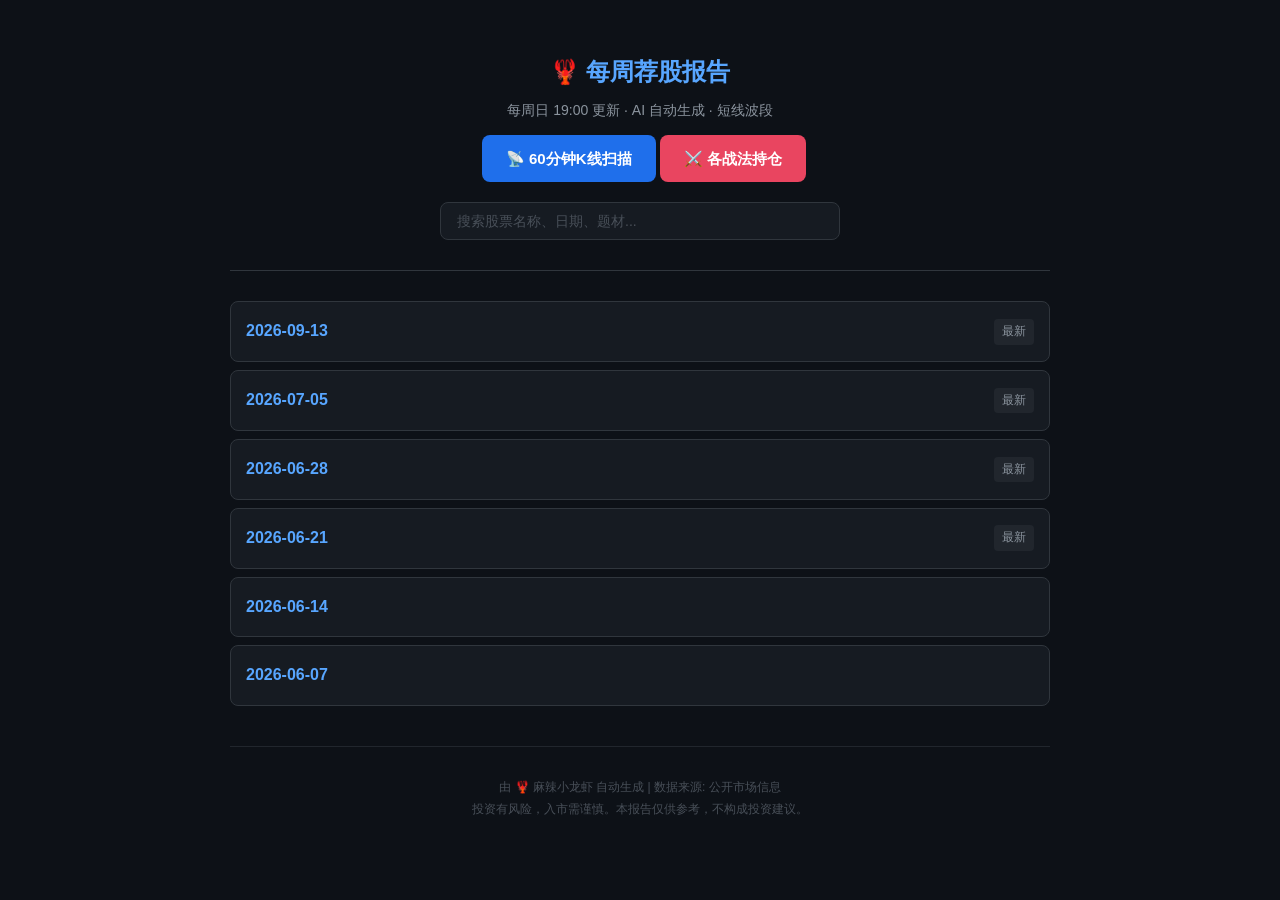
<file: index.html>
<!DOCTYPE html>
<html lang="zh-CN">
<head>
<meta charset="utf-8">
<meta name="viewport" content="width=device-width, initial-scale=1">
<title>🦞 每周荐股报告</title>
<link rel="stylesheet" href="/assets/style.css">
</head>
<body>
<div class="header">
  <h1>🦞 每周荐股报告</h1>
  <div class="subtitle">每周日 19:00 更新 · AI 自动生成 · 短线波段</div>
  <div style="margin-top:12px;text-align:center">
    <a href="/scanner60m/" style="display:inline-block;background:#1f6feb;color:#fff;padding:10px 24px;border-radius:8px;text-decoration:none;font-size:15px;font-weight:600;margin-left:8px;">📡 60分钟K线扫描</a>
    <a href="/strategies/" style="display:inline-block;background:#e94560;color:#fff;padding:10px 24px;border-radius:8px;text-decoration:none;font-size:15px;font-weight:600;">⚔️ 各战法持仓</a>
  </div>
  <div class="search-box">
    <input type="text" id="searchInput" placeholder="搜索股票名称、日期、题材..." oninput="filterReports()">
  </div>
</div>
<ul class="report-list" id="reportList">
  <li><a href="weekly_report_20260913.html"><span class="date">2026-09-13</span><span class="tag">最新</span></a></li>
  <li><a href="weekly_report_20260705.html"><span class="date">2026-07-05</span><span class="tag">最新</span></a></li>
  <li><a href="weekly_report_20260628.html"><span class="date">2026-06-28</span><span class="tag">最新</span></a></li>
  <li><a href="weekly_report_20260621.html"><span class="date">2026-06-21</span><span class="tag">最新</span></a></li>
  <li><a href="weekly_report_20260614.html"><span class="date">2026-06-14</span></a></li>
  <li><a href="reports/2026-06-07.html"><span class="date">2026-06-07</span></a></li>
</ul>
<div id="noResult" class="no-result" style="display:none;">没有找到匹配的报告</div>
<div class="footer">
  <p>由 🦞 麻辣小龙虾 自动生成 | 数据来源: 公开市场信息</p>
  <p>投资有风险，入市需谨慎。本报告仅供参考，不构成投资建议。</p>
</div>

<script>
var searchIndex = [];
function loadSearchIndex() {
  var xhr = new XMLHttpRequest();
  xhr.open('GET', '/search_index.json', true);
  xhr.onload = function() {
    if (xhr.status === 200) { try { searchIndex = JSON.parse(xhr.responseText); } catch(e) {} }
  };
  xhr.send();
}
loadSearchIndex();

function filterReports() {
  var input = document.getElementById('searchInput');
  var filter = input.value.toLowerCase().trim();
  var ul = document.getElementById('reportList');
  var items = ul.getElementsByTagName('li');
  var noResult = document.getElementById('noResult');
  var visible = 0;
  var searchByStock = filter.length > 0;

  for (var i = 0; i < items.length; i++) {
    var a = items[i].getElementsByTagName('a')[0];
    if (!a) continue;
    var dateText = a.getElementsByClassName('date')[0];
    var dateStr = dateText ? dateText.textContent.trim() : '';
    var match = false;

    if (!searchByStock) {
      match = true;
    } else {
      if (dateStr.toLowerCase().indexOf(filter) > -1) { match = true; }
      if (!match && searchIndex.length > 0) {
        for (var j = 0; j < searchIndex.length; j++) {
          if (searchIndex[j].date === dateStr) {
            var entry = searchIndex[j];
            for (var k = 0; k < entry.stocks.length; k++) {
              if (entry.stocks[k].toLowerCase().indexOf(filter) > -1) { match = true; break; }
            }
            if (!match) {
              for (var k = 0; k < entry.keywords.length; k++) {
                if (entry.keywords[k].toLowerCase().indexOf(filter) > -1) { match = true; break; }
              }
            }
            break;
          }
        }
      }
    }
    items[i].style.display = match ? '' : 'none';
    if (match) visible++;
  }
  noResult.style.display = (visible === 0 && searchByStock) ? 'block' : 'none';
}
</script>
</body>
</html>
</file>
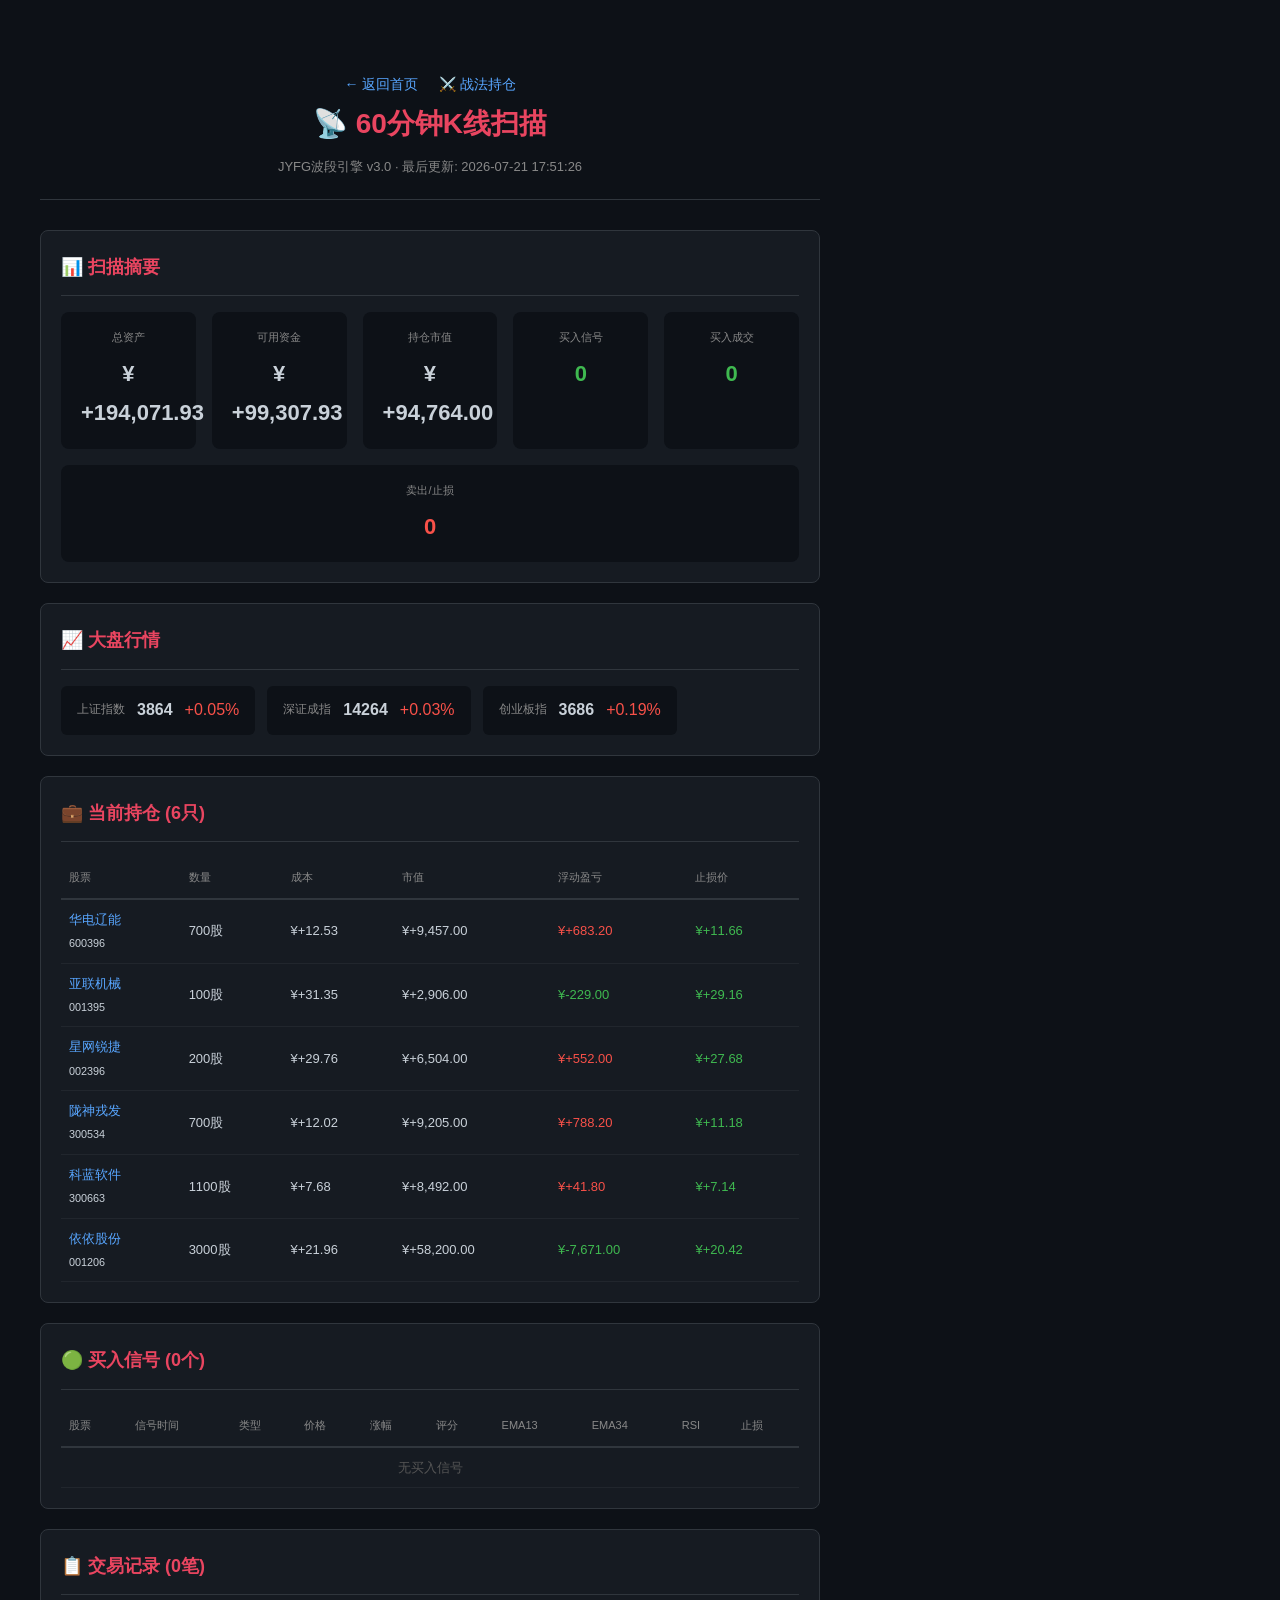
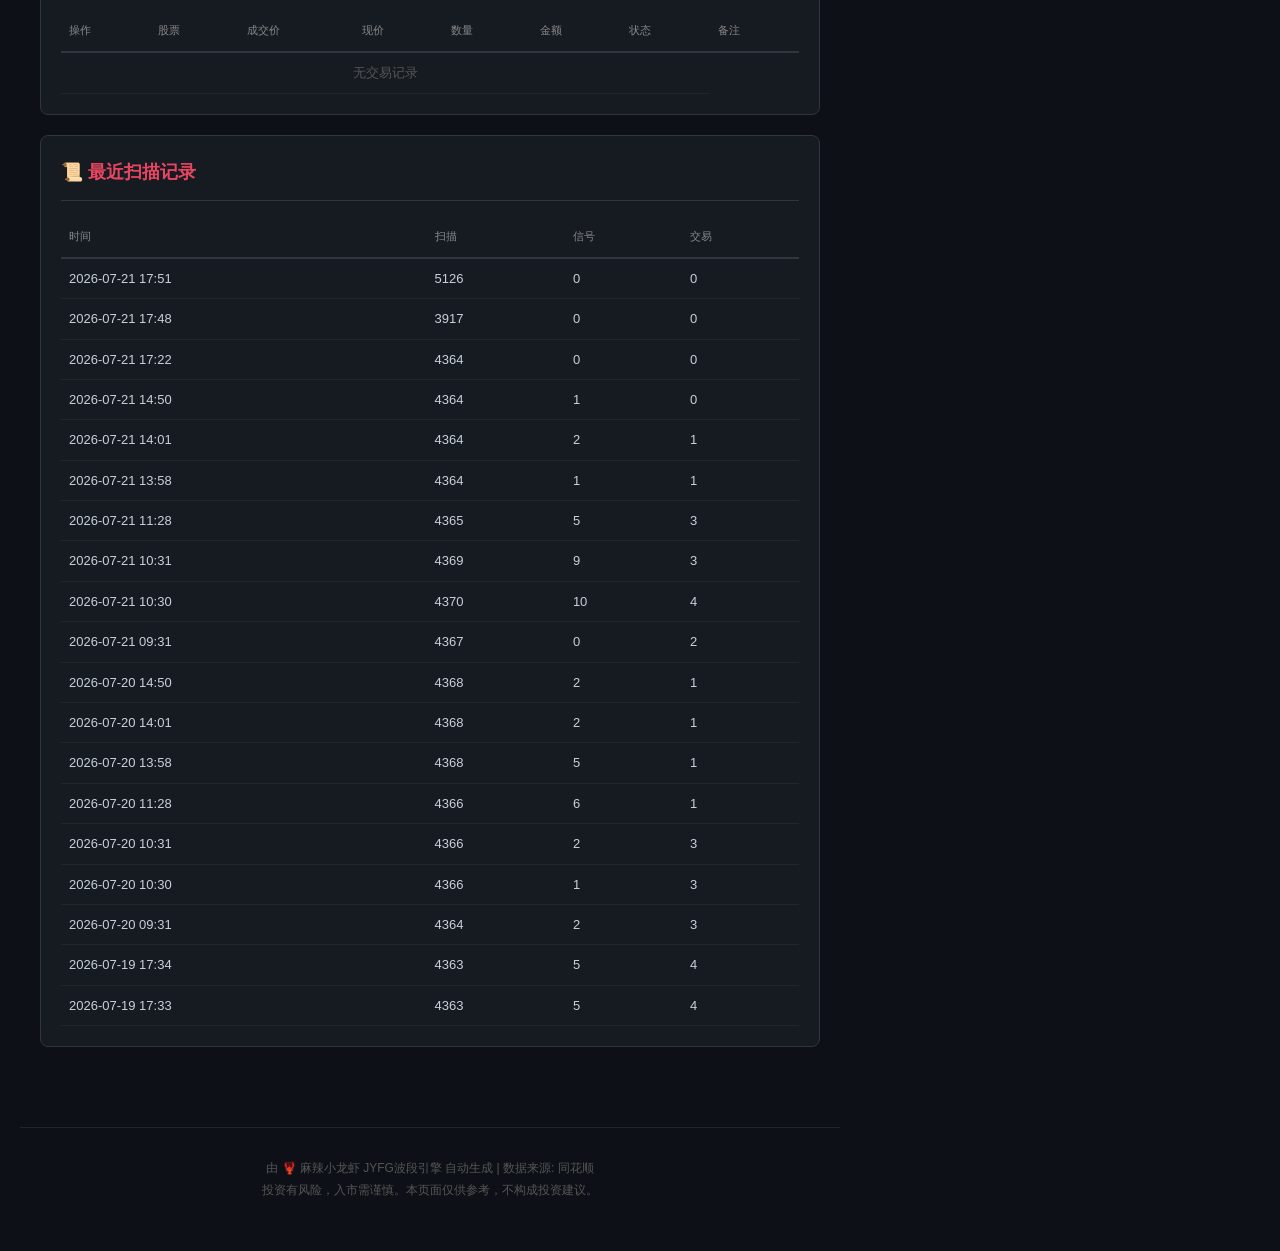
<file: scanner60m/index.html>
<!DOCTYPE html>
<html lang="zh-CN">
<head>
<meta charset="utf-8">
<meta name="viewport" content="width=device-width, initial-scale=1">
<title>📡 60分钟K线扫描 | 麻辣小龙虾</title>
<link rel="stylesheet" href="/assets/style.css">
<style>
body { background: #0d1117; color: #c9d1d9; font-family: -apple-system, BlinkMacSystemFont, 'Segoe UI', Helvetica, Arial, sans-serif; margin: 0; }
.container { max-width: 1200px; margin: 0 auto; padding: 20px; }
.header { text-align: center; padding: 30px 0 20px; }
.header h1 { margin: 0; font-size: 28px; color: #e94560; }
.header .subtitle { color: #888; font-size: 13px; margin-top: 6px; }
.section { background: #161b22; border: 1px solid #30363d; border-radius: 8px; padding: 20px; margin-bottom: 20px; }
.section h2 { margin: 0 0 16px 0; font-size: 18px; color: #e94560; border-bottom: 1px solid #30363d; padding-bottom: 12px; }
.summary-grid { display: flex; gap: 16px; flex-wrap: wrap; }
.summary-card { background: #0d1117; border-radius: 8px; padding: 16px 20px; flex: 1; min-width: 120px; text-align: center; }
.summary-card .label { font-size: 11px; color: #888; }
.summary-card .value { font-size: 22px; font-weight: 700; margin-top: 6px; }
.market-row { display: flex; gap: 12px; flex-wrap: wrap; }
.market-item { background: #0d1117; border-radius: 6px; padding: 10px 16px; display: flex; gap: 12px; align-items: center; }
.market-item .market-name { color: #888; font-size: 12px; }
.market-item .market-price { font-size: 16px; font-weight: 600; }
.grid-table { width: 100%; border-collapse: collapse; font-size: 13px; }
.grid-table th { text-align: left; padding: 10px 8px; border-bottom: 2px solid #30363d; color: #888; font-weight: 500; font-size: 11px; }
.grid-table td { padding: 8px; border-bottom: 1px solid #21262d; }
.grid-table tr:hover td { background: rgba(255,255,255,0.03); }
.grid-table a { color: #58a6ff; text-decoration: none; }
.grid-table a:hover { text-decoration: underline; }
.up { color: #f85149; } .down { color: #3fb950; }
.buy {} .sell { background: rgba(248,81,73,0.05); }
.score-0 { color: #888; } .score-1 { color: #58a6ff; } .score-2 { color: #d29922; }
.score-3 { color: #f85149; } .score-4 { color: #e94560; font-weight: 700; } .score-5 { color: #ff6b6b; font-weight: 700; }
.tag { display: inline-block; padding: 2px 8px; border-radius: 4px; font-size: 11px; }
.tag-buy { background: rgba(63,185,80,0.15); color: #3fb950; }
.tag-sell { background: rgba(248,81,73,0.15); color: #f85149; }
.footer { text-align: center; padding: 30px; color: #555; font-size: 12px; }
@media (max-width: 768px) {
    .summary-grid { flex-direction: column; }
    .grid-table { font-size: 12px; }
    .grid-table th, .grid-table td { padding: 6px 4px; }
}
</style>
</head>
<body>

<div class="container">

<div class="header">
  <a href="/" style="color:#58a6ff;text-decoration:none;font-size:14px;">← 返回首页</a>
  <a href="/strategies/" style="color:#58a6ff;text-decoration:none;font-size:14px;margin-left:16px;">⚔️ 战法持仓</a>
  <h1>📡 60分钟K线扫描</h1>
  <div class="subtitle">JYFG波段引擎 v3.0 · 最后更新: 2026-07-21 17:51:26</div>
</div>

<!-- 摘要 -->
<div class="section">
    <h2>📊 扫描摘要</h2>
    <div class="summary-grid">
        <div class="summary-card"><div class="label">总资产</div><div class="value">¥+194,071.93</div></div>
        <div class="summary-card"><div class="label">可用资金</div><div class="value">¥+99,307.93</div></div>
        <div class="summary-card"><div class="label">持仓市值</div><div class="value">¥+94,764.00</div></div>
        <div class="summary-card"><div class="label">买入信号</div><div class="value" style="color:#3fb950">0</div></div>
        <div class="summary-card"><div class="label">买入成交</div><div class="value" style="color:#3fb950">0</div></div>
        <div class="summary-card"><div class="label">卖出/止损</div><div class="value" style="color:#f85149">0</div></div>
    </div>
</div>

<!-- 大盘行情 -->
<div class="section">
    <h2>📈 大盘行情</h2>
    <div class="market-row">
        
            <div class="market-item">
                <span class="market-name">上证指数</span>
                <span class="market-price">3864</span>
                <span class="up">+0.05%</span>
            </div>
            <div class="market-item">
                <span class="market-name">深证成指</span>
                <span class="market-price">14264</span>
                <span class="up">+0.03%</span>
            </div>
            <div class="market-item">
                <span class="market-name">创业板指</span>
                <span class="market-price">3686</span>
                <span class="up">+0.19%</span>
            </div>
    </div>
</div>

<!-- 持仓快照 -->
<div class="section">
    <h2>💼 当前持仓 (6只)</h2>
    <table class="grid-table">
        <thead><tr><th>股票</th><th>数量</th><th>成本</th><th>市值</th><th>浮动盈亏</th><th>止损价</th></tr></thead>
        <tbody>
            <tr>
                <td><a href="https://stockpage.10jqka.com.cn/600396/" target="_blank">华电辽能</a><br><small>600396</small></td>
                <td>700股</td>
                <td>¥+12.53</td>
                <td>¥+9,457.00</td>
                <td class="up">¥+683.20</td>
                <td class="down">¥+11.66</td>
                
            </tr>
            <tr>
                <td><a href="https://stockpage.10jqka.com.cn/001395/" target="_blank">亚联机械</a><br><small>001395</small></td>
                <td>100股</td>
                <td>¥+31.35</td>
                <td>¥+2,906.00</td>
                <td class="down">¥-229.00</td>
                <td class="down">¥+29.16</td>
                
            </tr>
            <tr>
                <td><a href="https://stockpage.10jqka.com.cn/002396/" target="_blank">星网锐捷</a><br><small>002396</small></td>
                <td>200股</td>
                <td>¥+29.76</td>
                <td>¥+6,504.00</td>
                <td class="up">¥+552.00</td>
                <td class="down">¥+27.68</td>
                
            </tr>
            <tr>
                <td><a href="https://stockpage.10jqka.com.cn/300534/" target="_blank">陇神戎发</a><br><small>300534</small></td>
                <td>700股</td>
                <td>¥+12.02</td>
                <td>¥+9,205.00</td>
                <td class="up">¥+788.20</td>
                <td class="down">¥+11.18</td>
                
            </tr>
            <tr>
                <td><a href="https://stockpage.10jqka.com.cn/300663/" target="_blank">科蓝软件</a><br><small>300663</small></td>
                <td>1100股</td>
                <td>¥+7.68</td>
                <td>¥+8,492.00</td>
                <td class="up">¥+41.80</td>
                <td class="down">¥+7.14</td>
                
            </tr>
            <tr>
                <td><a href="https://stockpage.10jqka.com.cn/001206/" target="_blank">依依股份</a><br><small>001206</small></td>
                <td>3000股</td>
                <td>¥+21.96</td>
                <td>¥+58,200.00</td>
                <td class="down">¥-7,671.00</td>
                <td class="down">¥+20.42</td>
                
            </tr></tbody>
    </table>
</div>

<!-- 买入信号 -->
<div class="section">
    <h2>🟢 买入信号 (0个)</h2>
    <table class="grid-table">
        <thead><tr><th>股票</th><th>信号时间</th><th>类型</th><th>价格</th><th>涨幅</th><th>评分</th><th>EMA13</th><th>EMA34</th><th>RSI</th><th>止损</th></tr></thead>
        <tbody><tr><td colspan="10" style="text-align:center;color:#555;">无买入信号</td></tr></tbody>
    </table>
</div>

<!-- 交易记录 -->
<div class="section">
    <h2>📋 交易记录 (0笔)</h2>
    <table class="grid-table">
        <thead><tr><th>操作</th><th>股票</th><th>成交价</th><th>现价</th><th>数量</th><th>金额</th><th>状态</th><th>备注</th></tr></thead>
        <tbody><tr><td colspan="7" style="text-align:center;color:#555;">无交易记录</td></tr></tbody>
    </table>
</div>

<!-- 历史扫描 -->
<div class="section">
    <h2>📜 最近扫描记录</h2>
    <table class="grid-table">
        <thead><tr><th>时间</th><th>扫描</th><th>信号</th><th>交易</th></tr></thead>
        <tbody>
            <tr>
                <td>2026-07-21 17:51</td>
                <td>5126</td>
                <td>0</td>
                <td>0</td>
            </tr>
            <tr>
                <td>2026-07-21 17:48</td>
                <td>3917</td>
                <td>0</td>
                <td>0</td>
            </tr>
            <tr>
                <td>2026-07-21 17:22</td>
                <td>4364</td>
                <td>0</td>
                <td>0</td>
            </tr>
            <tr>
                <td>2026-07-21 14:50</td>
                <td>4364</td>
                <td>1</td>
                <td>0</td>
            </tr>
            <tr>
                <td>2026-07-21 14:01</td>
                <td>4364</td>
                <td>2</td>
                <td>1</td>
            </tr>
            <tr>
                <td>2026-07-21 13:58</td>
                <td>4364</td>
                <td>1</td>
                <td>1</td>
            </tr>
            <tr>
                <td>2026-07-21 11:28</td>
                <td>4365</td>
                <td>5</td>
                <td>3</td>
            </tr>
            <tr>
                <td>2026-07-21 10:31</td>
                <td>4369</td>
                <td>9</td>
                <td>3</td>
            </tr>
            <tr>
                <td>2026-07-21 10:30</td>
                <td>4370</td>
                <td>10</td>
                <td>4</td>
            </tr>
            <tr>
                <td>2026-07-21 09:31</td>
                <td>4367</td>
                <td>0</td>
                <td>2</td>
            </tr>
            <tr>
                <td>2026-07-20 14:50</td>
                <td>4368</td>
                <td>2</td>
                <td>1</td>
            </tr>
            <tr>
                <td>2026-07-20 14:01</td>
                <td>4368</td>
                <td>2</td>
                <td>1</td>
            </tr>
            <tr>
                <td>2026-07-20 13:58</td>
                <td>4368</td>
                <td>5</td>
                <td>1</td>
            </tr>
            <tr>
                <td>2026-07-20 11:28</td>
                <td>4366</td>
                <td>6</td>
                <td>1</td>
            </tr>
            <tr>
                <td>2026-07-20 10:31</td>
                <td>4366</td>
                <td>2</td>
                <td>3</td>
            </tr>
            <tr>
                <td>2026-07-20 10:30</td>
                <td>4366</td>
                <td>1</td>
                <td>3</td>
            </tr>
            <tr>
                <td>2026-07-20 09:31</td>
                <td>4364</td>
                <td>2</td>
                <td>3</td>
            </tr>
            <tr>
                <td>2026-07-19 17:34</td>
                <td>4363</td>
                <td>5</td>
                <td>4</td>
            </tr>
            <tr>
                <td>2026-07-19 17:33</td>
                <td>4363</td>
                <td>5</td>
                <td>4</td>
            </tr></tbody>
    </table>
</div>

</div>

<div class="footer">
  <p>由 🦞 麻辣小龙虾 JYFG波段引擎 自动生成 | 数据来源: 同花顺</p>
  <p>投资有风险，入市需谨慎。本页面仅供参考，不构成投资建议。</p>
</div>
</body>
</html>
</file>
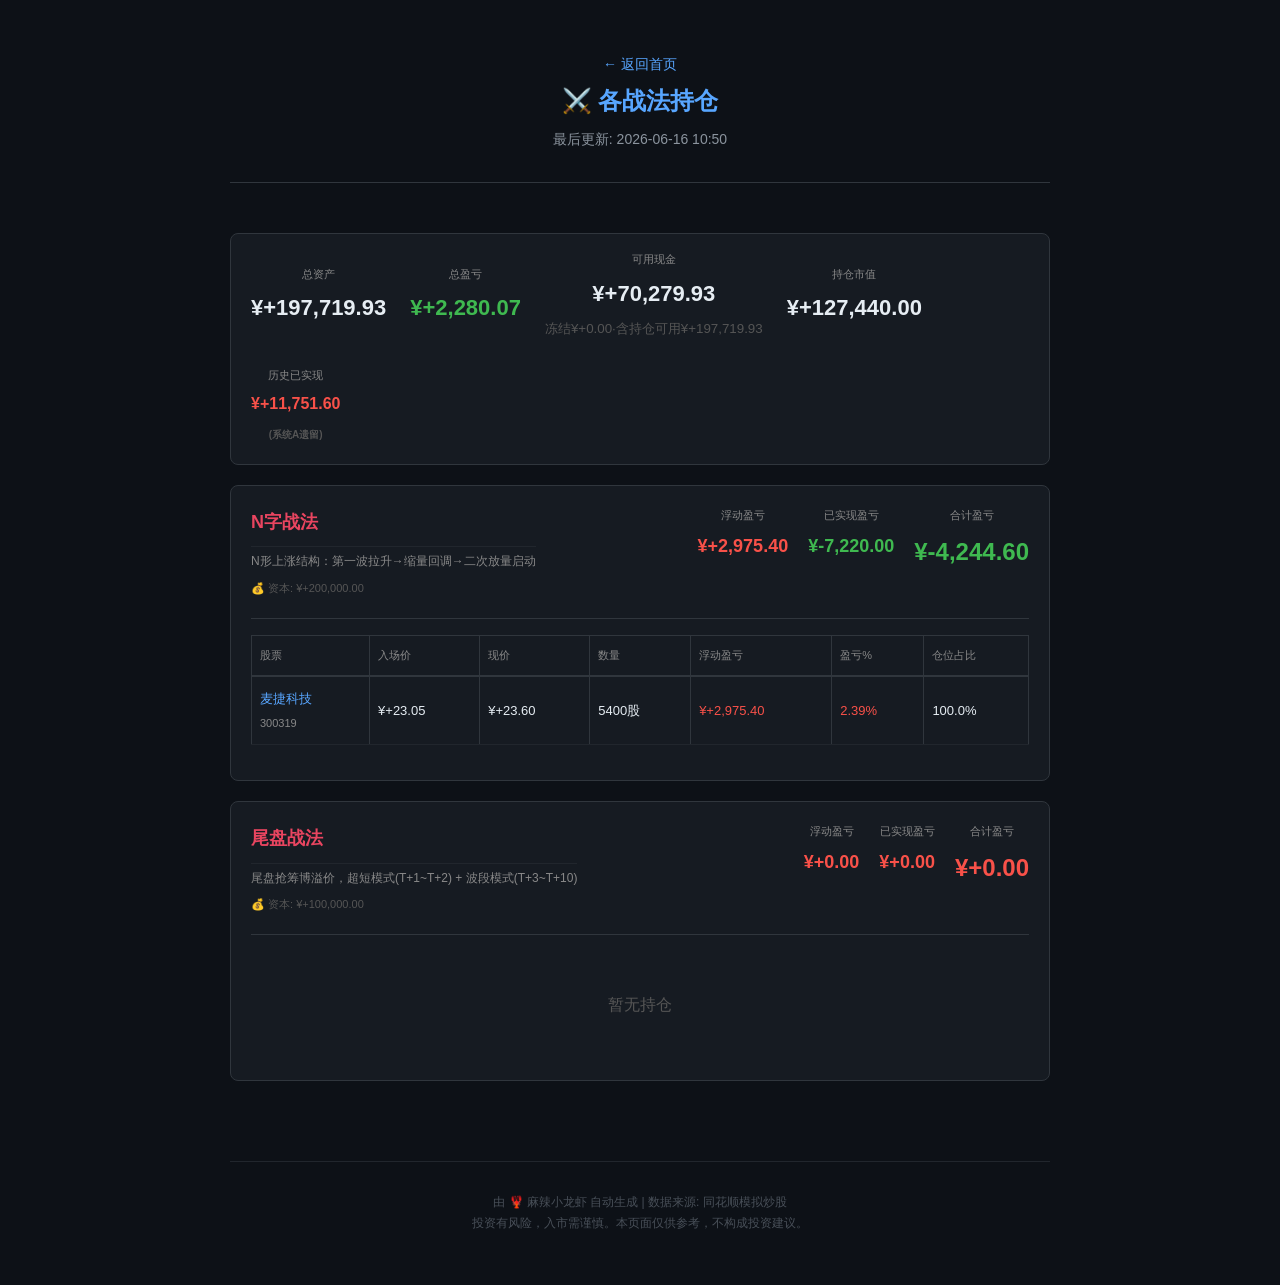
<file: strategies/index.html>
<!DOCTYPE html>
<html lang="zh-CN">
<head>
<meta charset="utf-8">
<meta name="viewport" content="width=device-width, initial-scale=1">
<title>⚔️ 各战法持仓 | 麻辣小龙虾</title>
<link rel="stylesheet" href="/assets/style.css">
<style>
/* 战法持仓页专用样式 */
.strategy-card {
    background: #161b22;
    border: 1px solid #30363d;
    border-radius: 8px;
    padding: 20px;
    margin-bottom: 20px;
}
.strategy-header {
    display: flex;
    justify-content: space-between;
    align-items: flex-start;
    flex-wrap: wrap;
    gap: 16px;
    margin-bottom: 16px;
    padding-bottom: 16px;
    border-bottom: 1px solid #30363d;
}
.strategy-info h2 {
    margin: 0 0 4px 0;
    font-size: 18px;
    color: #e94560;
}
.strategy-info .desc {
    margin: 0;
    color: #888;
    font-size: 12px;
}
.strategy-pnl {
    display: flex;
    gap: 20px;
    flex-wrap: wrap;
}
.pnl-item {
    text-align: center;
}
.pnl-label {
    display: block;
    font-size: 11px;
    color: #888;
    margin-bottom: 4px;
}
.pnl-value {
    font-size: 18px;
    font-weight: 700;
}
.pnl-value.total {
    font-size: 24px;
}
.up { color: #f85149; }
.down { color: #3fb950; }
.holdings-table {
    width: 100%;
    border-collapse: collapse;
    font-size: 13px;
}
.holdings-table th {
    text-align: left;
    padding: 10px 8px;
    border-bottom: 2px solid #30363d;
    color: #888;
    font-weight: 500;
    font-size: 11px;
}
.holdings-table td {
    padding: 10px 8px;
    border-bottom: 1px solid #21262d;
}
.holdings-table tr:hover td {
    background: rgba(255,255,255,0.03);
}
.holdings-table a {
    color: #58a6ff;
    text-decoration: none;
    font-weight: 500;
}
.holdings-table a:hover {
    text-decoration: underline;
}
.holdings-table small {
    color: #888;
    font-size: 11px;
}
.empty-state {
    text-align: center;
    padding: 40px;
    color: #555;
}
.summary-bar {
    display: flex;
    gap: 24px;
    flex-wrap: wrap;
    align-items: center;
    background: #161b22;
    border: 1px solid #30363d;
    border-radius: 8px;
    padding: 16px 20px;
    margin-bottom: 20px;
}
.summary-item {
    text-align: center;
}
.summary-item label {
    display: block;
    font-size: 11px;
    color: #888;
    margin-bottom: 4px;
}
.summary-item .value {
    font-size: 22px;
    font-weight: 700;
}
@media (max-width: 640px) {
    .strategy-header {
        flex-direction: column;
    }
    .strategy-pnl {
        gap: 12px;
    }
    .holdings-table {
        font-size: 12px;
    }
    .holdings-table th, .holdings-table td {
        padding: 6px 4px;
    }
}
</style>
</head>
<body>
<div class="header">
  <a href="/" style="color:#58a6ff;text-decoration:none;font-size:14px;">← 返回首页</a>
  <h1>⚔️ 各战法持仓</h1>
  <div class="subtitle">最后更新: 2026-06-16 10:50</div>
</div>

<div class="report-content">

<div class="summary-bar">
    <div class="summary-item">
        <label>总资产</label>
        <div class="value">¥+197,719.93</div>
    </div>
    <div class="summary-item">
        <label>总盈亏</label>
        <div class="value down">¥+2,280.07</div>
    </div>
    <div class="summary-item">
        <label>可用现金</label>
        <div class="value">¥+70,279.93</div>
        <small style="color:#555">冻结¥+0.00·含持仓可用¥+197,719.93</small>
    </div>
    <div class="summary-item">
        <label>持仓市值</label>
        <div class="value">¥+127,440.00</div>
    </div>
    <div class="summary-item">
        <label>历史已实现</label>
        <div class="value" style="font-size:16px"><span class="up">¥+11,751.60</span><br><small style="font-size:10px;color:#555">(系统A遗留)</small></div>
    </div>
</div>


<div class="strategy-card">
    <div class="strategy-header">
        <div class="strategy-info">
            <h2>N字战法</h2>
            <p class="desc">N形上涨结构：第一波拉升→缩量回调→二次放量启动</p>
            <span style="font-size:11px;color:#555;margin-top:4px;display:inline-block">💰 资本: ¥+200,000.00</span>
        </div>
        <div class="strategy-pnl">
            <div class="pnl-item">
                <span class="pnl-label">浮动盈亏</span>
                <span class="pnl-value up">¥+2,975.40</span>
            </div>
            <div class="pnl-item">
                <span class="pnl-label">已实现盈亏</span>
                <span class="pnl-value down">¥-7,220.00</span>
            </div>
            <div class="pnl-item">
                <span class="pnl-label">合计盈亏</span>
                <span class="pnl-value total down">¥-4,244.60</span>
            </div>
        </div>
    </div>
    <table class="holdings-table">
        <thead>
            <tr>
                <th>股票</th><th>入场价</th><th>现价</th><th>数量</th>
                <th>浮动盈亏</th><th>盈亏%</th><th>仓位占比</th>
            </tr>
        </thead>
        <tbody>
            <tr>
                <td><a href="https://stockpage.10jqka.com.cn/300319/" target="_blank">麦捷科技</a><br><small>300319</small></td>
                <td>¥+23.05</td>
                <td>¥+23.60</td>
                <td>5400股</td>
                <td class="up">¥+2,975.40</td>
                <td class="up">2.39%</td>
                <td>100.0%</td>
            </tr>
        </tbody>
    </table>
</div>
<div class="strategy-card">
    <div class="strategy-header">
        <div class="strategy-info">
            <h2>尾盘战法</h2>
            <p class="desc">尾盘抢筹博溢价，超短模式(T+1~T+2) + 波段模式(T+3~T+10)</p>
            <span style="font-size:11px;color:#555;margin-top:4px;display:inline-block">💰 资本: ¥+100,000.00</span>
        </div>
        <div class="strategy-pnl">
            <div class="pnl-item">
                <span class="pnl-label">浮动盈亏</span>
                <span class="pnl-value up">¥+0.00</span>
            </div>
            <div class="pnl-item">
                <span class="pnl-label">已实现盈亏</span>
                <span class="pnl-value up">¥+0.00</span>
            </div>
            <div class="pnl-item">
                <span class="pnl-label">合计盈亏</span>
                <span class="pnl-value total up">¥+0.00</span>
            </div>
        </div>
    </div><div class="empty-state">暂无持仓</div>
</div>

</div>

<div class="footer">
  <p>由 🦞 麻辣小龙虾 自动生成 | 数据来源: 同花顺模拟炒股</p>
  <p>投资有风险，入市需谨慎。本页面仅供参考，不构成投资建议。</p>
</div>
</body>
</html>
</file>
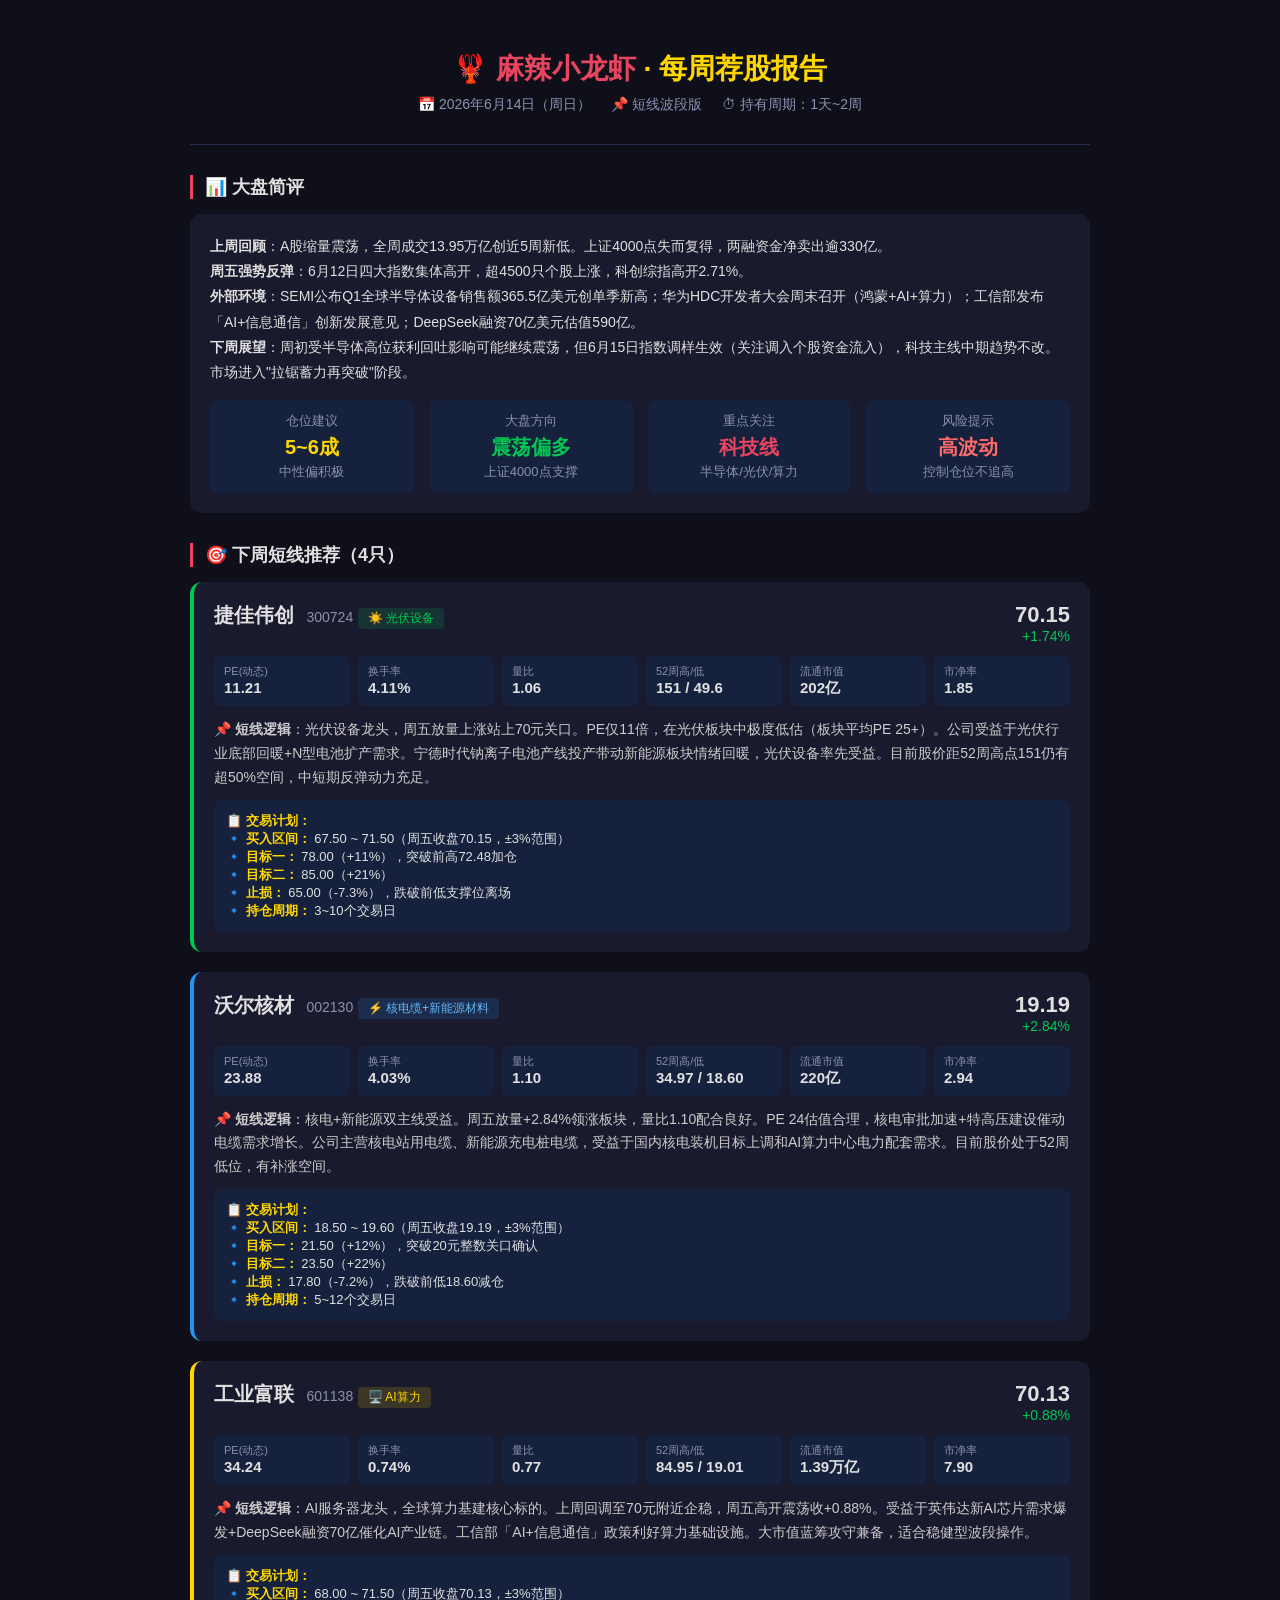
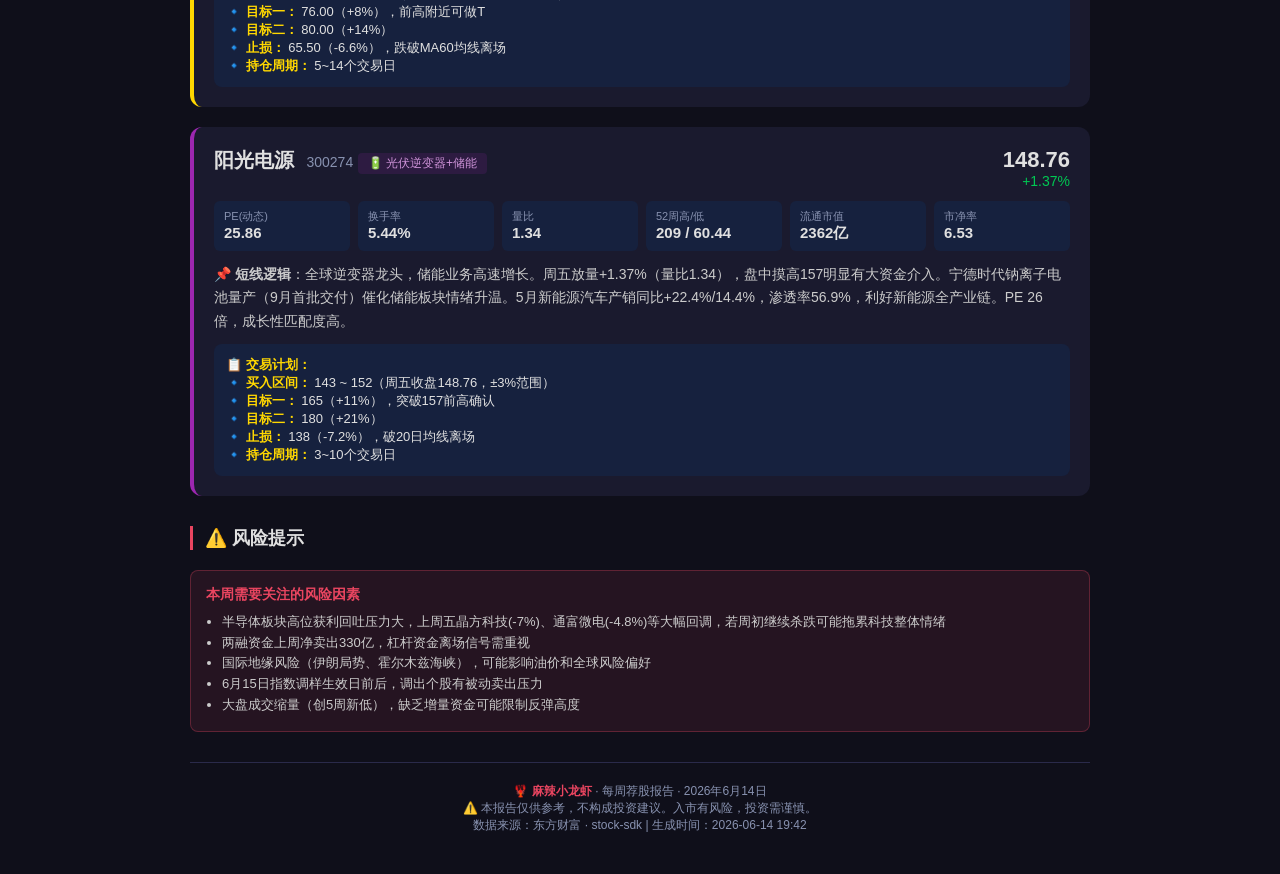
<file: weekly_report_20260614.html>
<!DOCTYPE html>
<html lang="zh-CN">
<head>
<meta charset="UTF-8">
<meta name="viewport" content="width=device-width, initial-scale=1.0">
<title>🦞 每周荐股报告 | 2026年6月14日</title>
<style>
:root {
  --bg: #0f0f1a;
  --card: #1a1a2e;
  --card2: #16213e;
  --accent: #e94560;
  --green: #00c853;
  --gold: #ffd700;
  --text: #e0e0e0;
  --muted: #8892b0;
}
* { margin: 0; padding: 0; box-sizing: border-box; }
body { font-family: -apple-system, BlinkMacSystemFont, 'Segoe UI', 'PingFang SC', 'Microsoft YaHei', sans-serif; background: var(--bg); color: var(--text); padding: 20px; }
.container { max-width: 900px; margin: 0 auto; }
.header { text-align: center; padding: 30px 0; border-bottom: 1px solid #2a2a4a; margin-bottom: 30px; }
.header h1 { font-size: 28px; color: var(--gold); }
.header h1 span { color: var(--accent); }
.header .sub { color: var(--muted); font-size: 14px; margin-top: 8px; display: flex; justify-content: center; gap: 20px; flex-wrap: wrap; }
.tag { display: inline-block; padding: 2px 10px; border-radius: 4px; font-size: 12px; font-weight: 600; }
.tag-bull { background: rgba(0,200,83,0.15); color: var(--green); }
.tag-bear { background: rgba(233,69,96,0.15); color: var(--accent); }
.tag-neutral { background: rgba(255,215,0,0.15); color: var(--gold); }

.section { margin-bottom: 30px; }
.section h2 { font-size: 18px; margin-bottom: 15px; padding-left: 12px; border-left: 3px solid var(--accent); }

.market-card { background: var(--card); border-radius: 12px; padding: 20px; margin-bottom: 20px; }
.market-grid { display: grid; grid-template-columns: repeat(auto-fit, minmax(200px, 1fr)); gap: 15px; margin-top: 15px; }
.market-item { background: var(--card2); border-radius: 8px; padding: 12px; text-align: center; }
.market-item .name { font-size: 13px; color: var(--muted); }
.market-item .value { font-size: 20px; font-weight: 700; margin-top: 4px; }
.market-item .change { font-size: 13px; margin-top: 2px; }

.stock-card { background: var(--card); border-radius: 12px; padding: 20px; margin-bottom: 20px; border-left: 4px solid var(--accent); }
.stock-card .stock-header { display: flex; justify-content: space-between; align-items: flex-start; margin-bottom: 12px; flex-wrap: wrap; }
.stock-card .stock-name { font-size: 20px; font-weight: 700; }
.stock-card .stock-code { color: var(--muted); font-size: 14px; margin-left: 8px; }
.stock-card .stock-price { text-align: right; }
.stock-card .stock-price .price { font-size: 22px; font-weight: 700; }
.stock-card .stock-price .chg { font-size: 14px; }
.stock-card .theme { display: inline-block; background: rgba(233,69,96,0.15); color: var(--accent); padding: 2px 10px; border-radius: 4px; font-size: 12px; margin-bottom: 10px; }
.stock-card .detail { display: grid; grid-template-columns: repeat(auto-fit, minmax(130px, 1fr)); gap: 8px; margin: 12px 0; }
.stock-card .detail-item { background: var(--card2); border-radius: 6px; padding: 8px 10px; }
.stock-card .detail-item .label { font-size: 11px; color: var(--muted); }
.stock-card .detail-item .val { font-size: 15px; font-weight: 600; }
.stock-card .logic { font-size: 14px; line-height: 1.7; color: #ccc; }
.stock-card .plan { background: var(--card2); border-radius: 8px; padding: 12px; margin-top: 10px; font-size: 13px; }
.stock-card .plan strong { color: var(--gold); }

.risk-box { background: rgba(233,69,96,0.1); border: 1px solid rgba(233,69,96,0.3); border-radius: 8px; padding: 15px; margin: 20px 0; }
.risk-box h3 { color: var(--accent); font-size: 14px; margin-bottom: 8px; }
.risk-box li { font-size: 13px; line-height: 1.6; margin-left: 16px; color: #ccc; }

.footer { text-align: center; color: var(--muted); font-size: 12px; padding: 20px 0; border-top: 1px solid #2a2a4a; margin-top: 30px; }
.footer strong { color: var(--accent); }
</style>
</head>
<body>
<div class="container">

<div class="header">
  <h1>🦞 <span>麻辣小龙虾</span> · 每周荐股报告</h1>
  <div class="sub">
    <span>📅 2026年6月14日（周日）</span>
    <span>📌 短线波段版</span>
    <span>⏱ 持有周期：1天~2周</span>
  </div>
</div>

<div class="section">
  <h2>📊 大盘简评</h2>
  <div class="market-card">
    <p style="line-height:1.8;font-size:14px;">
      <strong>上周回顾</strong>：A股缩量震荡，全周成交13.95万亿创近5周新低。上证4000点失而复得，两融资金净卖出逾330亿。<br>
      <strong>周五强势反弹</strong>：6月12日四大指数集体高开，超4500只个股上涨，科创综指高开2.71%。<br>
      <strong>外部环境</strong>：SEMI公布Q1全球半导体设备销售额365.5亿美元创单季新高；华为HDC开发者大会周末召开（鸿蒙+AI+算力）；工信部发布「AI+信息通信」创新发展意见；DeepSeek融资70亿美元估值590亿。<br>
      <strong>下周展望</strong>：周初受半导体高位获利回吐影响可能继续震荡，但6月15日指数调样生效（关注调入个股资金流入），科技主线中期趋势不改。市场进入"拉锯蓄力再突破"阶段。
    </p>
    <div class="market-grid">
      <div class="market-item">
        <div class="name">仓位建议</div>
        <div class="value" style="color:var(--gold);">5~6成</div>
        <div class="change" style="color:var(--muted);">中性偏积极</div>
      </div>
      <div class="market-item">
        <div class="name">大盘方向</div>
        <div class="value" style="color:var(--green);">震荡偏多</div>
        <div class="change" style="color:var(--muted);">上证4000点支撑</div>
      </div>
      <div class="market-item">
        <div class="name">重点关注</div>
        <div class="value" style="color:var(--accent);">科技线</div>
        <div class="change" style="color:var(--muted);">半导体/光伏/算力</div>
      </div>
      <div class="market-item">
        <div class="name">风险提示</div>
        <div class="value" style="color:#ff6b6b;">高波动</div>
        <div class="change" style="color:var(--muted);">控制仓位不追高</div>
      </div>
    </div>
  </div>
</div>

<div class="section">
  <h2>🎯 下周短线推荐（4只）</h2>
  
  <!-- 股票1：捷佳伟创 -->
  <div class="stock-card" style="border-left-color: #00c853;">
    <div class="stock-header">
      <div>
        <span class="stock-name">捷佳伟创</span>
        <span class="stock-code">300724</span>
        <div class="theme" style="background:rgba(0,200,83,0.15);color:#00c853;">☀️ 光伏设备</div>
      </div>
      <div class="stock-price">
        <div class="price">70.15</div>
        <div class="chg" style="color:var(--green);">+1.74%</div>
      </div>
    </div>
    <div class="detail">
      <div class="detail-item"><div class="label">PE(动态)</div><div class="val">11.21</div></div>
      <div class="detail-item"><div class="label">换手率</div><div class="val">4.11%</div></div>
      <div class="detail-item"><div class="label">量比</div><div class="val">1.06</div></div>
      <div class="detail-item"><div class="label">52周高/低</div><div class="val">151 / 49.6</div></div>
      <div class="detail-item"><div class="label">流通市值</div><div class="val">202亿</div></div>
      <div class="detail-item"><div class="label">市净率</div><div class="val">1.85</div></div>
    </div>
    <div class="logic">
      <strong>📌 短线逻辑</strong>：光伏设备龙头，周五放量上涨站上70元关口。PE仅11倍，在光伏板块中极度低估（板块平均PE 25+）。公司受益于光伏行业底部回暖+N型电池扩产需求。宁德时代钠离子电池产线投产带动新能源板块情绪回暖，光伏设备率先受益。目前股价距52周高点151仍有超50%空间，中短期反弹动力充足。
    </div>
    <div class="plan">
      <strong>📋 交易计划：</strong><br>
      🔹 <strong>买入区间：</strong> 67.50 ~ 71.50（周五收盘70.15，±3%范围）<br>
      🔹 <strong>目标一：</strong> 78.00（+11%），突破前高72.48加仓<br>
      🔹 <strong>目标二：</strong> 85.00（+21%）<br>
      🔹 <strong>止损：</strong> 65.00（-7.3%），跌破前低支撑位离场<br>
      🔹 <strong>持仓周期：</strong> 3~10个交易日
    </div>
  </div>

  <!-- 股票2：沃尔核材 -->
  <div class="stock-card" style="border-left-color: #2196F3;">
    <div class="stock-header">
      <div>
        <span class="stock-name">沃尔核材</span>
        <span class="stock-code">002130</span>
        <div class="theme" style="background:rgba(33,150,243,0.15);color:#64b5f6;">⚡ 核电缆+新能源材料</div>
      </div>
      <div class="stock-price">
        <div class="price">19.19</div>
        <div class="chg" style="color:var(--green);">+2.84%</div>
      </div>
    </div>
    <div class="detail">
      <div class="detail-item"><div class="label">PE(动态)</div><div class="val">23.88</div></div>
      <div class="detail-item"><div class="label">换手率</div><div class="val">4.03%</div></div>
      <div class="detail-item"><div class="label">量比</div><div class="val">1.10</div></div>
      <div class="detail-item"><div class="label">52周高/低</div><div class="val">34.97 / 18.60</div></div>
      <div class="detail-item"><div class="label">流通市值</div><div class="val">220亿</div></div>
      <div class="detail-item"><div class="label">市净率</div><div class="val">2.94</div></div>
    </div>
    <div class="logic">
      <strong>📌 短线逻辑</strong>：核电+新能源双主线受益。周五放量+2.84%领涨板块，量比1.10配合良好。PE 24估值合理，核电审批加速+特高压建设催动电缆需求增长。公司主营核电站用电缆、新能源充电桩电缆，受益于国内核电装机目标上调和AI算力中心电力配套需求。目前股价处于52周低位，有补涨空间。
    </div>
    <div class="plan">
      <strong>📋 交易计划：</strong><br>
      🔹 <strong>买入区间：</strong> 18.50 ~ 19.60（周五收盘19.19，±3%范围）<br>
      🔹 <strong>目标一：</strong> 21.50（+12%），突破20元整数关口确认<br>
      🔹 <strong>目标二：</strong> 23.50（+22%）<br>
      🔹 <strong>止损：</strong> 17.80（-7.2%），跌破前低18.60减仓<br>
      🔹 <strong>持仓周期：</strong> 5~12个交易日
    </div>
  </div>

  <!-- 股票3：工业富联 -->
  <div class="stock-card" style="border-left-color: #ffd700;">
    <div class="stock-header">
      <div>
        <span class="stock-name">工业富联</span>
        <span class="stock-code">601138</span>
        <div class="theme" style="background:rgba(255,215,0,0.15);color:#ffd700;">🖥️ AI算力</div>
      </div>
      <div class="stock-price">
        <div class="price">70.13</div>
        <div class="chg" style="color:var(--green);">+0.88%</div>
      </div>
    </div>
    <div class="detail">
      <div class="detail-item"><div class="label">PE(动态)</div><div class="val">34.24</div></div>
      <div class="detail-item"><div class="label">换手率</div><div class="val">0.74%</div></div>
      <div class="detail-item"><div class="label">量比</div><div class="val">0.77</div></div>
      <div class="detail-item"><div class="label">52周高/低</div><div class="val">84.95 / 19.01</div></div>
      <div class="detail-item"><div class="label">流通市值</div><div class="val">1.39万亿</div></div>
      <div class="detail-item"><div class="label">市净率</div><div class="val">7.90</div></div>
    </div>
    <div class="logic">
      <strong>📌 短线逻辑</strong>：AI服务器龙头，全球算力基建核心标的。上周回调至70元附近企稳，周五高开震荡收+0.88%。受益于英伟达新AI芯片需求爆发+DeepSeek融资70亿催化AI产业链。工信部「AI+信息通信」政策利好算力基础设施。大市值蓝筹攻守兼备，适合稳健型波段操作。
    </div>
    <div class="plan">
      <strong>📋 交易计划：</strong><br>
      🔹 <strong>买入区间：</strong> 68.00 ~ 71.50（周五收盘70.13，±3%范围）<br>
      🔹 <strong>目标一：</strong> 76.00（+8%），前高附近可做T<br>
      🔹 <strong>目标二：</strong> 80.00（+14%）<br>
      🔹 <strong>止损：</strong> 65.50（-6.6%），跌破MA60均线离场<br>
      🔹 <strong>持仓周期：</strong> 5~14个交易日
    </div>
  </div>

  <!-- 股票4：阳光电源 -->
  <div class="stock-card" style="border-left-color: #9c27b0;">
    <div class="stock-header">
      <div>
        <span class="stock-name">阳光电源</span>
        <span class="stock-code">300274</span>
        <div class="theme" style="background:rgba(156,39,176,0.15);color:#ce93d8;">🔋 光伏逆变器+储能</div>
      </div>
      <div class="stock-price">
        <div class="price">148.76</div>
        <div class="chg" style="color:var(--green);">+1.37%</div>
      </div>
    </div>
    <div class="detail">
      <div class="detail-item"><div class="label">PE(动态)</div><div class="val">25.86</div></div>
      <div class="detail-item"><div class="label">换手率</div><div class="val">5.44%</div></div>
      <div class="detail-item"><div class="label">量比</div><div class="val">1.34</div></div>
      <div class="detail-item"><div class="label">52周高/低</div><div class="val">209 / 60.44</div></div>
      <div class="detail-item"><div class="label">流通市值</div><div class="val">2362亿</div></div>
      <div class="detail-item"><div class="label">市净率</div><div class="val">6.53</div></div>
    </div>
    <div class="logic">
      <strong>📌 短线逻辑</strong>：全球逆变器龙头，储能业务高速增长。周五放量+1.37%（量比1.34），盘中摸高157明显有大资金介入。宁德时代钠离子电池量产（9月首批交付）催化储能板块情绪升温。5月新能源汽车产销同比+22.4%/14.4%，渗透率56.9%，利好新能源全产业链。PE 26倍，成长性匹配度高。
    </div>
    <div class="plan">
      <strong>📋 交易计划：</strong><br>
      🔹 <strong>买入区间：</strong> 143 ~ 152（周五收盘148.76，±3%范围）<br>
      🔹 <strong>目标一：</strong> 165（+11%），突破157前高确认<br>
      🔹 <strong>目标二：</strong> 180（+21%）<br>
      🔹 <strong>止损：</strong> 138（-7.2%），破20日均线离场<br>
      🔹 <strong>持仓周期：</strong> 3~10个交易日
    </div>
  </div>
</div>

<div class="section">
  <h2>⚠️ 风险提示</h2>
  <div class="risk-box">
    <h3>本周需要关注的风险因素</h3>
    <ul>
      <li>半导体板块高位获利回吐压力大，上周五晶方科技(-7%)、通富微电(-4.8%)等大幅回调，若周初继续杀跌可能拖累科技整体情绪</li>
      <li>两融资金上周净卖出330亿，杠杆资金离场信号需重视</li>
      <li>国际地缘风险（伊朗局势、霍尔木兹海峡），可能影响油价和全球风险偏好</li>
      <li>6月15日指数调样生效日前后，调出个股有被动卖出压力</li>
      <li>大盘成交缩量（创5周新低），缺乏增量资金可能限制反弹高度</li>
    </ul>
  </div>
</div>

<div class="footer">
  <p>🦞 <strong>麻辣小龙虾</strong> · 每周荐股报告 · 2026年6月14日</p>
  <p>⚠️ 本报告仅供参考，不构成投资建议。入市有风险，投资需谨慎。</p>
  <p>数据来源：东方财富 · stock-sdk | 生成时间：2026-06-14 19:42</p>
</div>

</div>
</body>
</html>
</file>
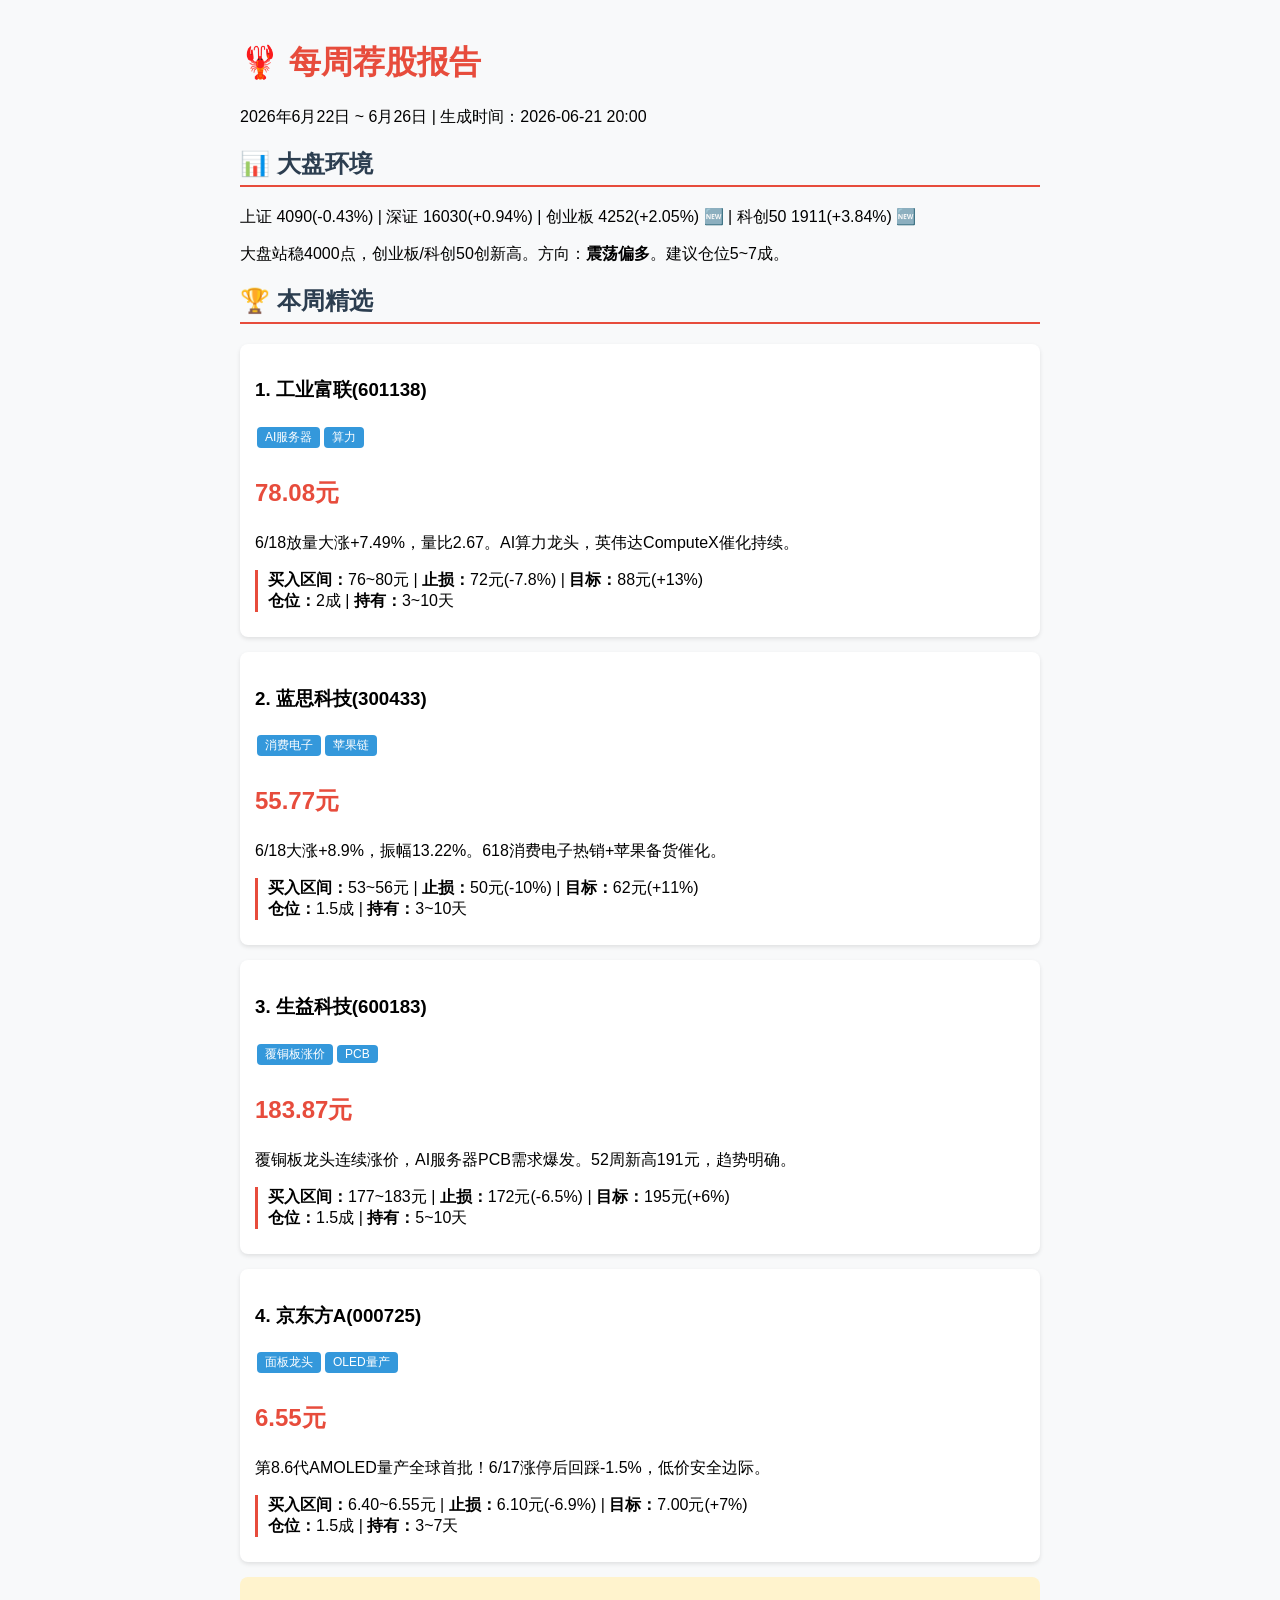
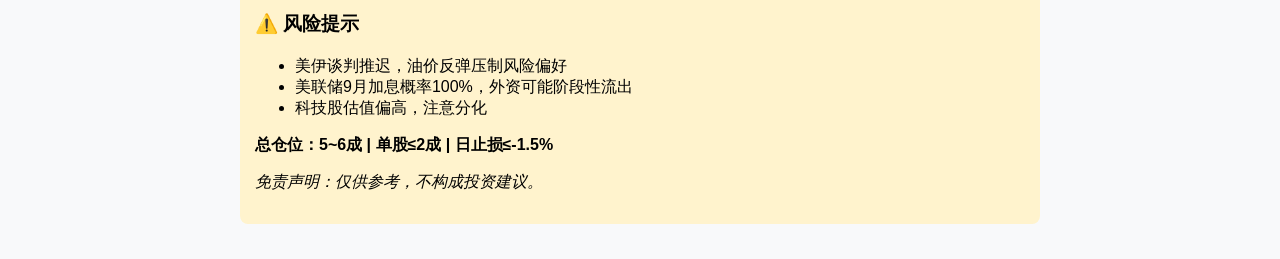
<file: weekly_report_20260621.html>
<!DOCTYPE html><html><head><meta charset="utf-8"><title>每周荐股报告 2026-06-21</title><style>body{font-family:-apple-system,sans-serif;max-width:800px;margin:auto;padding:20px;background:#f8f9fa} h1{color:#e74c3c} h2{color:#2c3e50;border-bottom:2px solid #e74c3c;padding-bottom:5px} .stock{background:#fff;border-radius:8px;padding:15px;margin:15px 0;box-shadow:0 2px 4px rgba(0,0,0,.1)} .price{font-size:24px;font-weight:bold;color:#e74c3c} .tag{display:inline-block;background:#3498db;color:#fff;padding:2px 8px;border-radius:4px;font-size:12px;margin:5px 2px} .plan{border-left:3px solid #e74c3c;padding-left:10px;margin:10px 0} .risk{background:#fff3cd;border-radius:8px;padding:15px;margin:15px 0}</style></head><body><h1>🦞 每周荐股报告</h1><p>2026年6月22日 ~ 6月26日 | 生成时间：2026-06-21 20:00</p><h2>📊 大盘环境</h2><p>上证 4090(-0.43%) | 深证 16030(+0.94%) | 创业板 4252(+2.05%) 🆕 | 科创50 1911(+3.84%) 🆕</p><p>大盘站稳4000点，创业板/科创50创新高。方向：<strong>震荡偏多</strong>。建议仓位5~7成。</p><h2>🏆 本周精选</h2><div class="stock"><h3>1. 工业富联(601138)</h3><span class="tag">AI服务器</span><span class="tag">算力</span><p class="price">78.08元</p><p>6/18放量大涨+7.49%，量比2.67。AI算力龙头，英伟达ComputeX催化持续。</p><div class="plan"><strong>买入区间：</strong>76~80元 | <strong>止损：</strong>72元(-7.8%) | <strong>目标：</strong>88元(+13%)<br><strong>仓位：</strong>2成 | <strong>持有：</strong>3~10天</div></div><div class="stock"><h3>2. 蓝思科技(300433)</h3><span class="tag">消费电子</span><span class="tag">苹果链</span><p class="price">55.77元</p><p>6/18大涨+8.9%，振幅13.22%。618消费电子热销+苹果备货催化。</p><div class="plan"><strong>买入区间：</strong>53~56元 | <strong>止损：</strong>50元(-10%) | <strong>目标：</strong>62元(+11%)<br><strong>仓位：</strong>1.5成 | <strong>持有：</strong>3~10天</div></div><div class="stock"><h3>3. 生益科技(600183)</h3><span class="tag">覆铜板涨价</span><span class="tag">PCB</span><p class="price">183.87元</p><p>覆铜板龙头连续涨价，AI服务器PCB需求爆发。52周新高191元，趋势明确。</p><div class="plan"><strong>买入区间：</strong>177~183元 | <strong>止损：</strong>172元(-6.5%) | <strong>目标：</strong>195元(+6%)<br><strong>仓位：</strong>1.5成 | <strong>持有：</strong>5~10天</div></div><div class="stock"><h3>4. 京东方A(000725)</h3><span class="tag">面板龙头</span><span class="tag">OLED量产</span><p class="price">6.55元</p><p>第8.6代AMOLED量产全球首批！6/17涨停后回踩-1.5%，低价安全边际。</p><div class="plan"><strong>买入区间：</strong>6.40~6.55元 | <strong>止损：</strong>6.10元(-6.9%) | <strong>目标：</strong>7.00元(+7%)<br><strong>仓位：</strong>1.5成 | <strong>持有：</strong>3~7天</div></div><div class="risk"><h3>⚠️ 风险提示</h3><ul><li>美伊谈判推迟，油价反弹压制风险偏好</li><li>美联储9月加息概率100%，外资可能阶段性流出</li><li>科技股估值偏高，注意分化</li></ul><p><strong>总仓位：5~6成 | 单股≤2成 | 日止损≤-1.5%</strong></p><p><em>免责声明：仅供参考，不构成投资建议。</em></p></div></body></html>
</file>
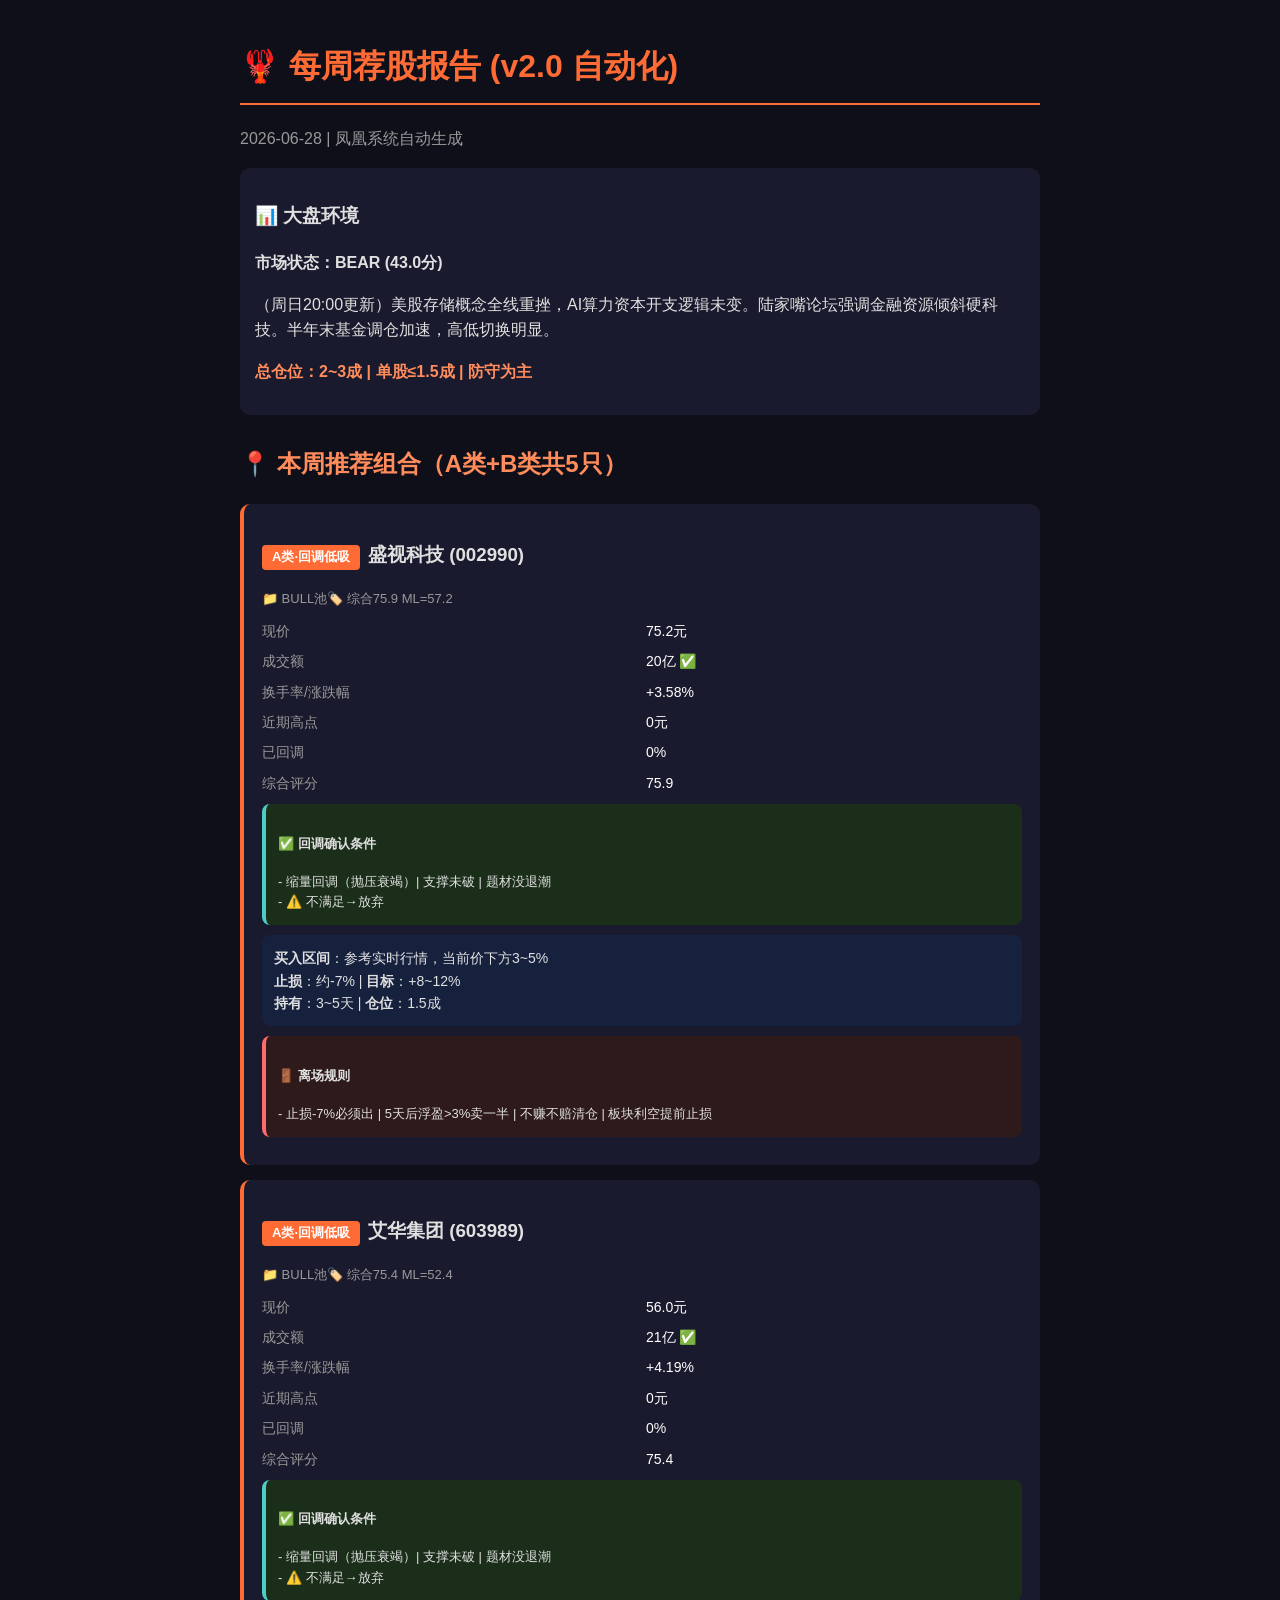
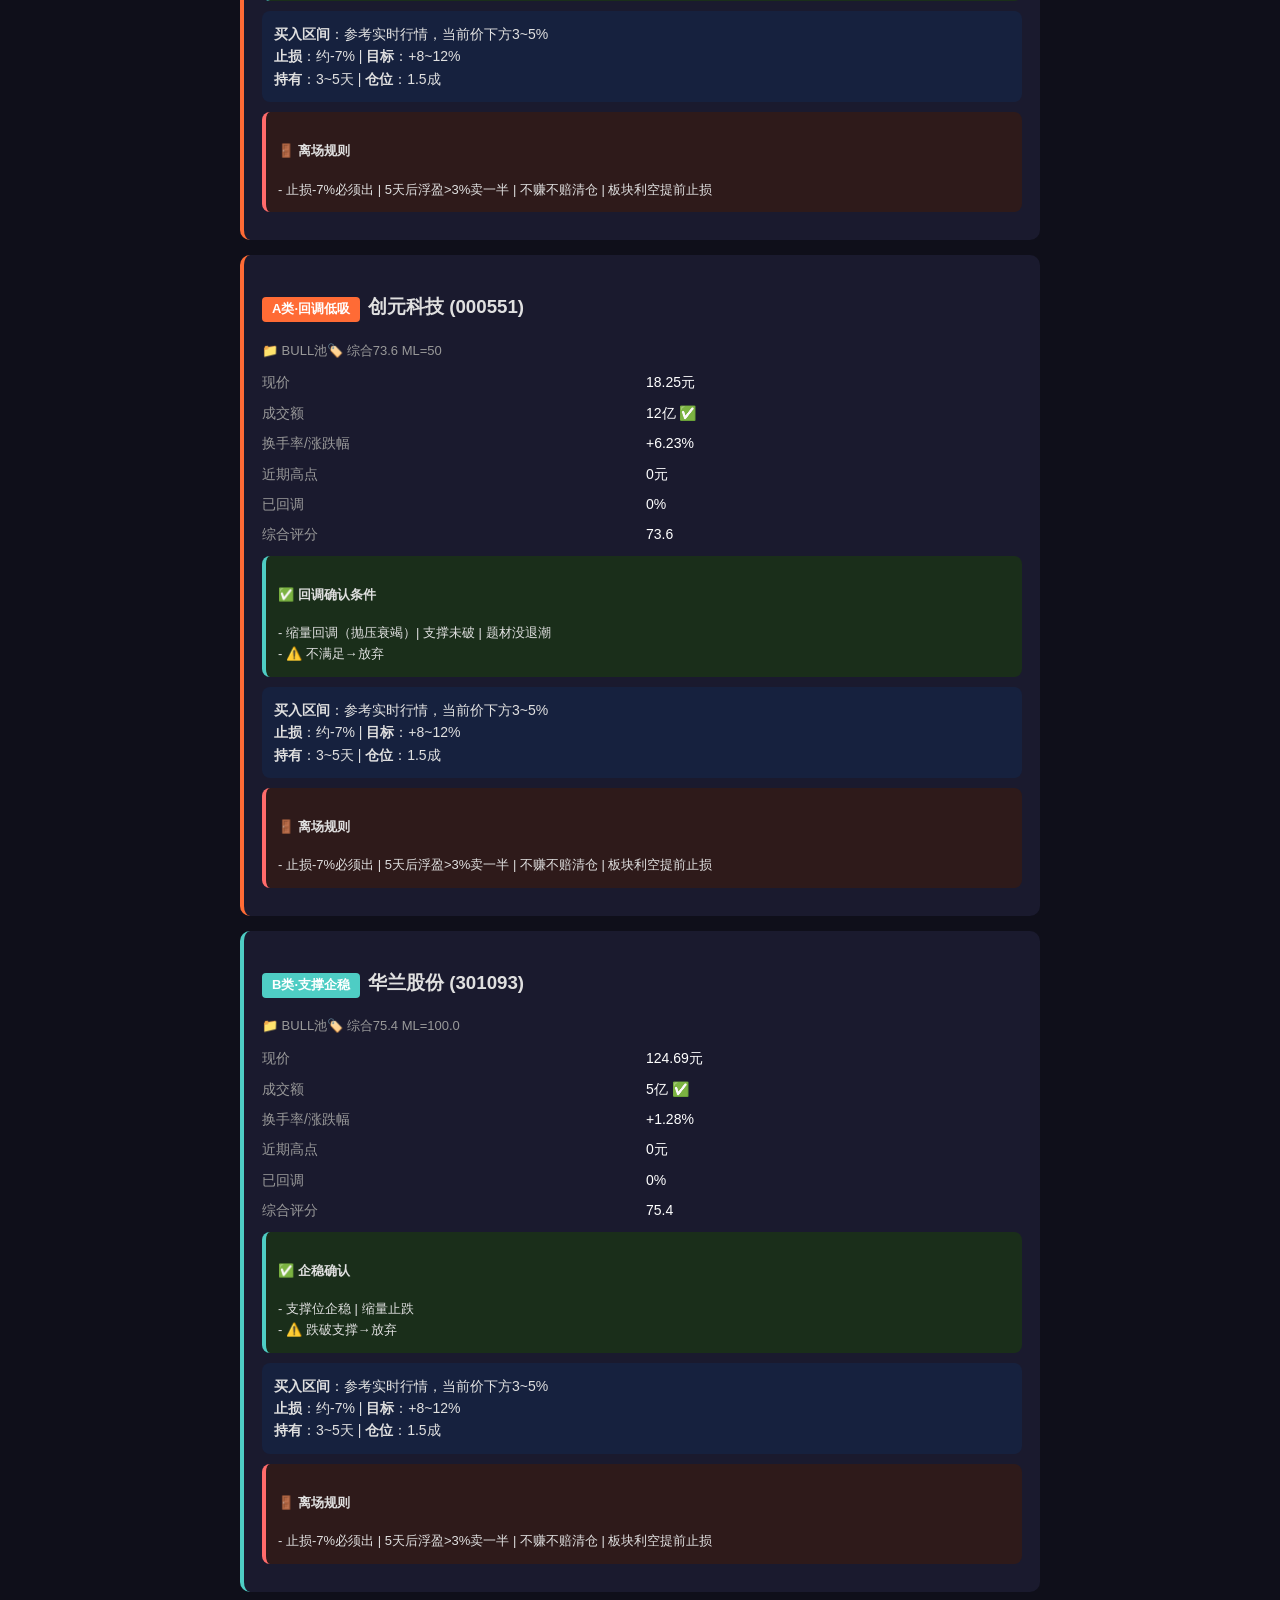
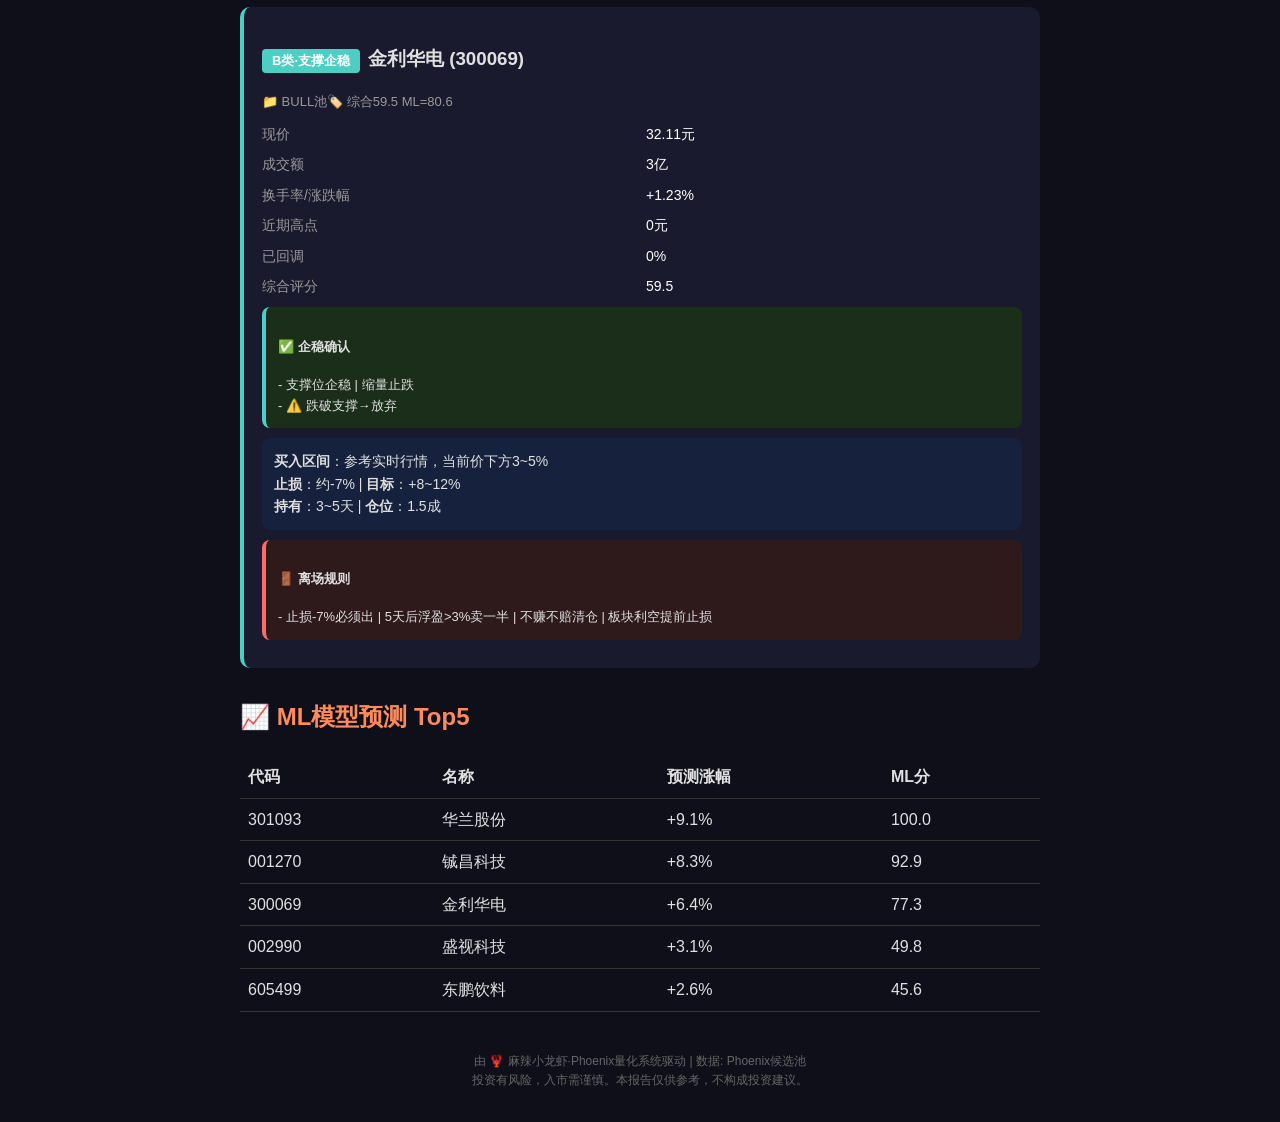
<file: weekly_report_20260628.html>
<!DOCTYPE html><html lang="zh-CN"><head>
<meta charset="UTF-8"><meta name="viewport" content="width=device-width, initial-scale=1.0">
<title>🦞 每周荐股报告 - 2026-06-28</title>
<style>
body{font-family:-apple-system,sans-serif;max-width:800px;margin:0 auto;padding:20px;background:#0f0f1a;color:#e0e0e0;line-height:1.6}
h1{color:#ff6b35;border-bottom:2px solid #ff6b35;padding-bottom:10px}
h2{color:#ff8c5a;margin-top:30px}
.badge{display:inline-block;padding:2px 10px;border-radius:4px;font-size:13px;font-weight:700;margin-right:8px}
.badge-a{background:#ff6b35;color:#fff}
.badge-b{background:#4ecdc4;color:#fff}
.stock-card{background:#1a1a2e;border-radius:10px;padding:18px;margin:15px 0;border-left:4px solid #ff6b35}
.stock-card.b-class{border-left-color:#4ecdc4}
.meta{font-size:13px;color:#999;margin:5px 0}
.data-grid{display:grid;grid-template-columns:1fr 1fr;gap:8px;margin:10px 0;font-size:14px;color:#fff}
.data-grid .label{color:#999}
.plan{background:#16213e;border-radius:8px;padding:12px;margin:10px 0;font-size:14px}
.confirm-box{background:#1a2e1a;border-left:4px solid #4ecdc4;border-radius:8px;padding:12px;margin:10px 0;font-size:13px}
.exit-box{background:#2e1a1a;border-left:4px solid #ff6b6b;border-radius:8px;padding:12px;margin:10px 0;font-size:13px}
.summary{background:#1a1a2e;border-radius:10px;padding:15px;margin:15px 0}
.footer{text-align:center;color:#666;font-size:12px;margin-top:40px}
table{width:100%;border-collapse:collapse;margin:10px 0}
td,th{padding:8px;text-align:left;border-bottom:1px solid #333}
</style></head><body>
<h1>🦞 每周荐股报告 (v2.0 自动化)</h1>
<p style="color:#999">2026-06-28 | 凤凰系统自动生成</p>
<div class="summary">
<h3>📊 大盘环境</h3>
<p><b>市场状态：BEAR (43.0分)</b></p>
<p>（周日20:00更新）美股存储概念全线重挫，AI算力资本开支逻辑未变。陆家嘴论坛强调金融资源倾斜硬科技。半年末基金调仓加速，高低切换明显。</p>
<p style="color:#ff8c5a;font-weight:700">总仓位：2~3成 | 单股≤1.5成 | 防守为主</p>
</div>
<h2>📍 本周推荐组合（A类+B类共5只）</h2>

<div class="stock-card">
<h3><span class="badge badge-a">A类·回调低吸</span>盛视科技 (002990)</h3>
<div class="meta"><span>📁 BULL池</span><span>🏷️ 综合75.9 ML=57.2</span></div>
<div class="data-grid">
<span class="label">现价</span><span class="value">75.2元</span>
<span class="label">成交额</span><span class="value">20亿 ✅</span>
<span class="label">换手率/涨跌幅</span><span class="value">+3.58%</span>
<span class="label">近期高点</span><span class="value">0元</span>
<span class="label">已回调</span><span class="value">0%</span>
<span class="label">综合评分</span><span class="value">75.9</span>
</div>
<div class="confirm-box"><h4>✅ 回调确认条件</h4>- 缩量回调（抛压衰竭）| 支撑未破 | 题材没退潮<br>- ⚠️ 不满足→放弃</div>
<div class="plan">
<div class="plan-item"><b>买入区间</b>：参考实时行情，当前价下方3~5%</div>
<div class="plan-item"><b>止损</b>：约-7% | <b>目标</b>：+8~12%</div>
<div class="plan-item"><b>持有</b>：3~5天 | <b>仓位</b>：1.5成</div>
</div>
<div class="exit-box"><h4>🚪 离场规则</h4>- 止损-7%必须出 | 5天后浮盈>3%卖一半 | 不赚不赔清仓 | 板块利空提前止损</div>
</div>
<div class="stock-card">
<h3><span class="badge badge-a">A类·回调低吸</span>艾华集团 (603989)</h3>
<div class="meta"><span>📁 BULL池</span><span>🏷️ 综合75.4 ML=52.4</span></div>
<div class="data-grid">
<span class="label">现价</span><span class="value">56.0元</span>
<span class="label">成交额</span><span class="value">21亿 ✅</span>
<span class="label">换手率/涨跌幅</span><span class="value">+4.19%</span>
<span class="label">近期高点</span><span class="value">0元</span>
<span class="label">已回调</span><span class="value">0%</span>
<span class="label">综合评分</span><span class="value">75.4</span>
</div>
<div class="confirm-box"><h4>✅ 回调确认条件</h4>- 缩量回调（抛压衰竭）| 支撑未破 | 题材没退潮<br>- ⚠️ 不满足→放弃</div>
<div class="plan">
<div class="plan-item"><b>买入区间</b>：参考实时行情，当前价下方3~5%</div>
<div class="plan-item"><b>止损</b>：约-7% | <b>目标</b>：+8~12%</div>
<div class="plan-item"><b>持有</b>：3~5天 | <b>仓位</b>：1.5成</div>
</div>
<div class="exit-box"><h4>🚪 离场规则</h4>- 止损-7%必须出 | 5天后浮盈>3%卖一半 | 不赚不赔清仓 | 板块利空提前止损</div>
</div>
<div class="stock-card">
<h3><span class="badge badge-a">A类·回调低吸</span>创元科技 (000551)</h3>
<div class="meta"><span>📁 BULL池</span><span>🏷️ 综合73.6 ML=50</span></div>
<div class="data-grid">
<span class="label">现价</span><span class="value">18.25元</span>
<span class="label">成交额</span><span class="value">12亿 ✅</span>
<span class="label">换手率/涨跌幅</span><span class="value">+6.23%</span>
<span class="label">近期高点</span><span class="value">0元</span>
<span class="label">已回调</span><span class="value">0%</span>
<span class="label">综合评分</span><span class="value">73.6</span>
</div>
<div class="confirm-box"><h4>✅ 回调确认条件</h4>- 缩量回调（抛压衰竭）| 支撑未破 | 题材没退潮<br>- ⚠️ 不满足→放弃</div>
<div class="plan">
<div class="plan-item"><b>买入区间</b>：参考实时行情，当前价下方3~5%</div>
<div class="plan-item"><b>止损</b>：约-7% | <b>目标</b>：+8~12%</div>
<div class="plan-item"><b>持有</b>：3~5天 | <b>仓位</b>：1.5成</div>
</div>
<div class="exit-box"><h4>🚪 离场规则</h4>- 止损-7%必须出 | 5天后浮盈>3%卖一半 | 不赚不赔清仓 | 板块利空提前止损</div>
</div>
<div class="stock-card b-class">
<h3><span class="badge badge-b">B类·支撑企稳</span>华兰股份 (301093)</h3>
<div class="meta"><span>📁 BULL池</span><span>🏷️ 综合75.4 ML=100.0</span></div>
<div class="data-grid">
<span class="label">现价</span><span class="value">124.69元</span>
<span class="label">成交额</span><span class="value">5亿 ✅</span>
<span class="label">换手率/涨跌幅</span><span class="value">+1.28%</span>
<span class="label">近期高点</span><span class="value">0元</span>
<span class="label">已回调</span><span class="value">0%</span>
<span class="label">综合评分</span><span class="value">75.4</span>
</div>
<div class="confirm-box"><h4>✅ 企稳确认</h4>- 支撑位企稳 | 缩量止跌<br>- ⚠️ 跌破支撑→放弃</div>
<div class="plan">
<div class="plan-item"><b>买入区间</b>：参考实时行情，当前价下方3~5%</div>
<div class="plan-item"><b>止损</b>：约-7% | <b>目标</b>：+8~12%</div>
<div class="plan-item"><b>持有</b>：3~5天 | <b>仓位</b>：1.5成</div>
</div>
<div class="exit-box"><h4>🚪 离场规则</h4>- 止损-7%必须出 | 5天后浮盈>3%卖一半 | 不赚不赔清仓 | 板块利空提前止损</div>
</div>
<div class="stock-card b-class">
<h3><span class="badge badge-b">B类·支撑企稳</span>金利华电 (300069)</h3>
<div class="meta"><span>📁 BULL池</span><span>🏷️ 综合59.5 ML=80.6</span></div>
<div class="data-grid">
<span class="label">现价</span><span class="value">32.11元</span>
<span class="label">成交额</span><span class="value">3亿</span>
<span class="label">换手率/涨跌幅</span><span class="value">+1.23%</span>
<span class="label">近期高点</span><span class="value">0元</span>
<span class="label">已回调</span><span class="value">0%</span>
<span class="label">综合评分</span><span class="value">59.5</span>
</div>
<div class="confirm-box"><h4>✅ 企稳确认</h4>- 支撑位企稳 | 缩量止跌<br>- ⚠️ 跌破支撑→放弃</div>
<div class="plan">
<div class="plan-item"><b>买入区间</b>：参考实时行情，当前价下方3~5%</div>
<div class="plan-item"><b>止损</b>：约-7% | <b>目标</b>：+8~12%</div>
<div class="plan-item"><b>持有</b>：3~5天 | <b>仓位</b>：1.5成</div>
</div>
<div class="exit-box"><h4>🚪 离场规则</h4>- 止损-7%必须出 | 5天后浮盈>3%卖一半 | 不赚不赔清仓 | 板块利空提前止损</div>
</div>
<h2>📈 ML模型预测 Top5</h2>
<table><tr><th>代码</th><th>名称</th><th>预测涨幅</th><th>ML分</th></tr><tr><td>301093</td><td>华兰股份</td><td>+9.1%</td><td>100.0</td></tr><tr><td>001270</td><td>铖昌科技</td><td>+8.3%</td><td>92.9</td></tr><tr><td>300069</td><td>金利华电</td><td>+6.4%</td><td>77.3</td></tr><tr><td>002990</td><td>盛视科技</td><td>+3.1%</td><td>49.8</td></tr><tr><td>605499</td><td>东鹏饮料</td><td>+2.6%</td><td>45.6</td></tr></table>
<p class="footer">由 🦞 麻辣小龙虾·Phoenix量化系统驱动 | 数据: Phoenix候选池<br>投资有风险，入市需谨慎。本报告仅供参考，不构成投资建议。</p>
</body></html>
</file>
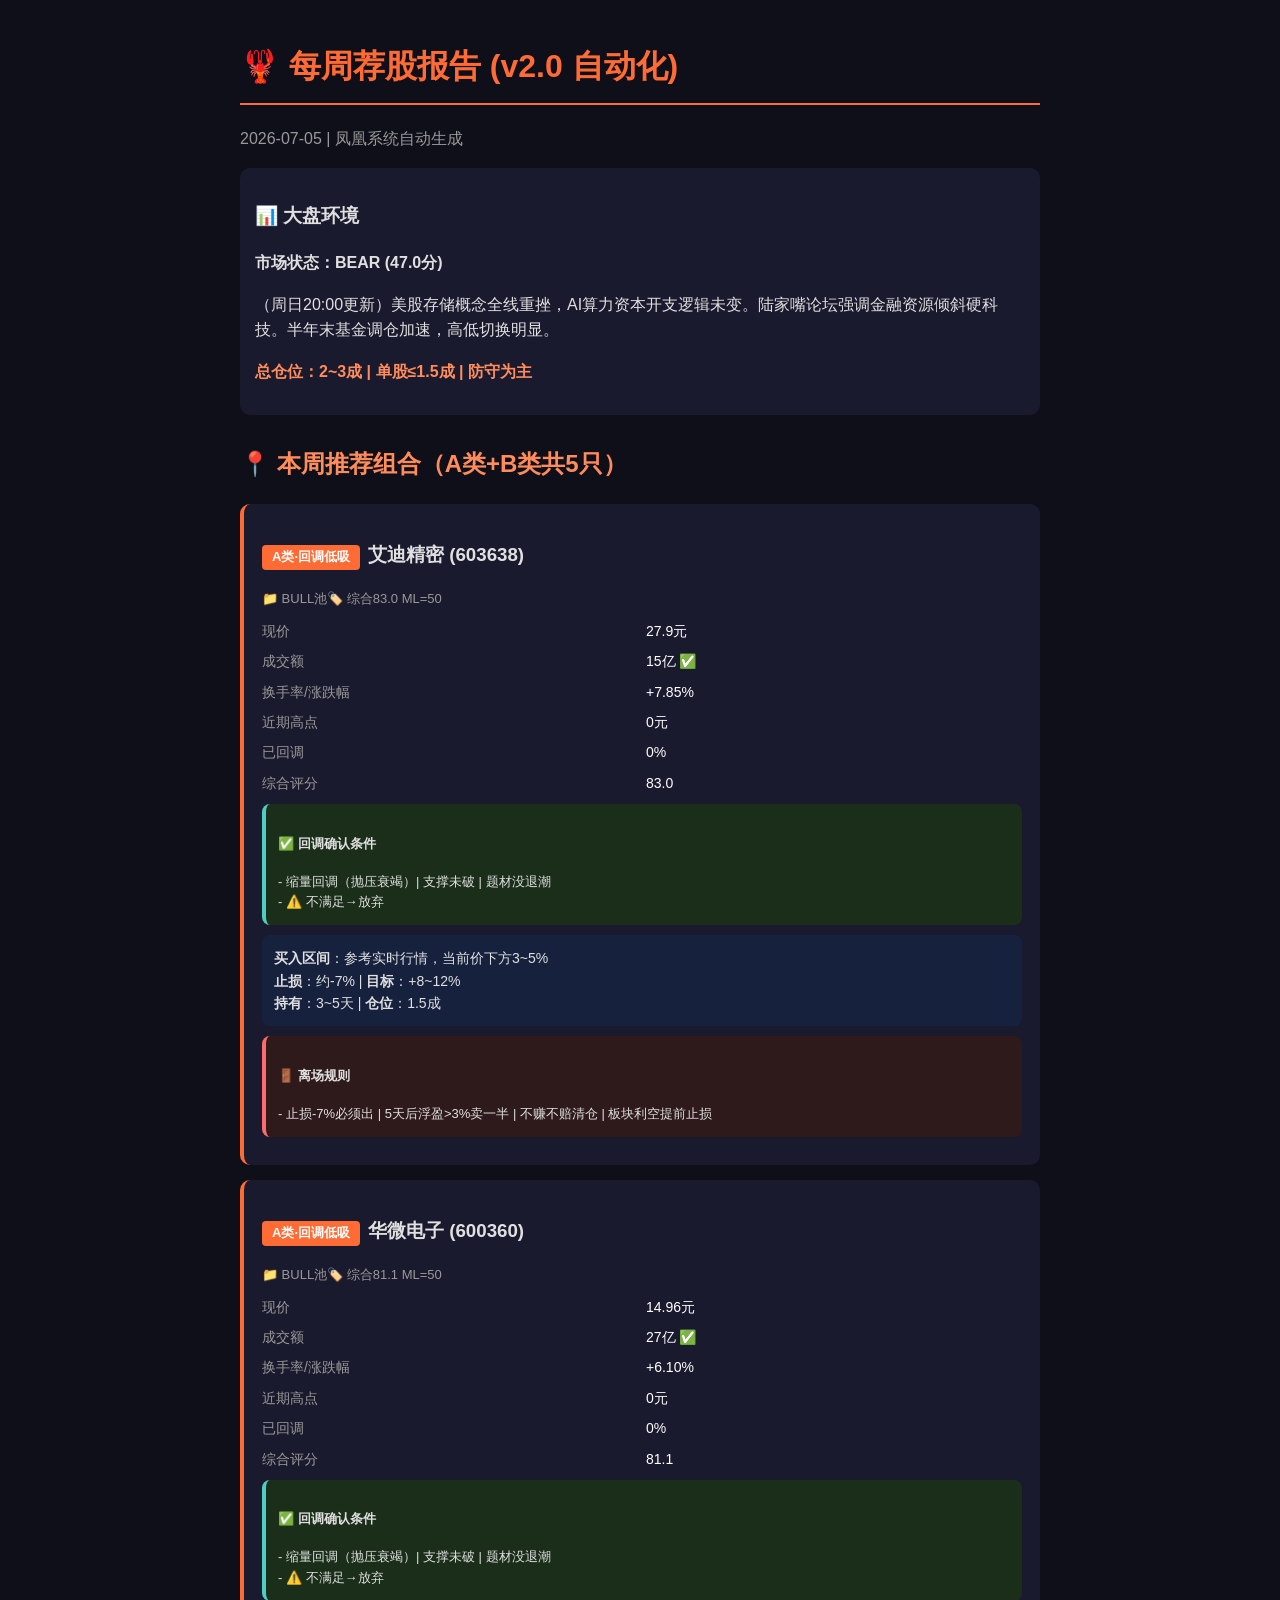
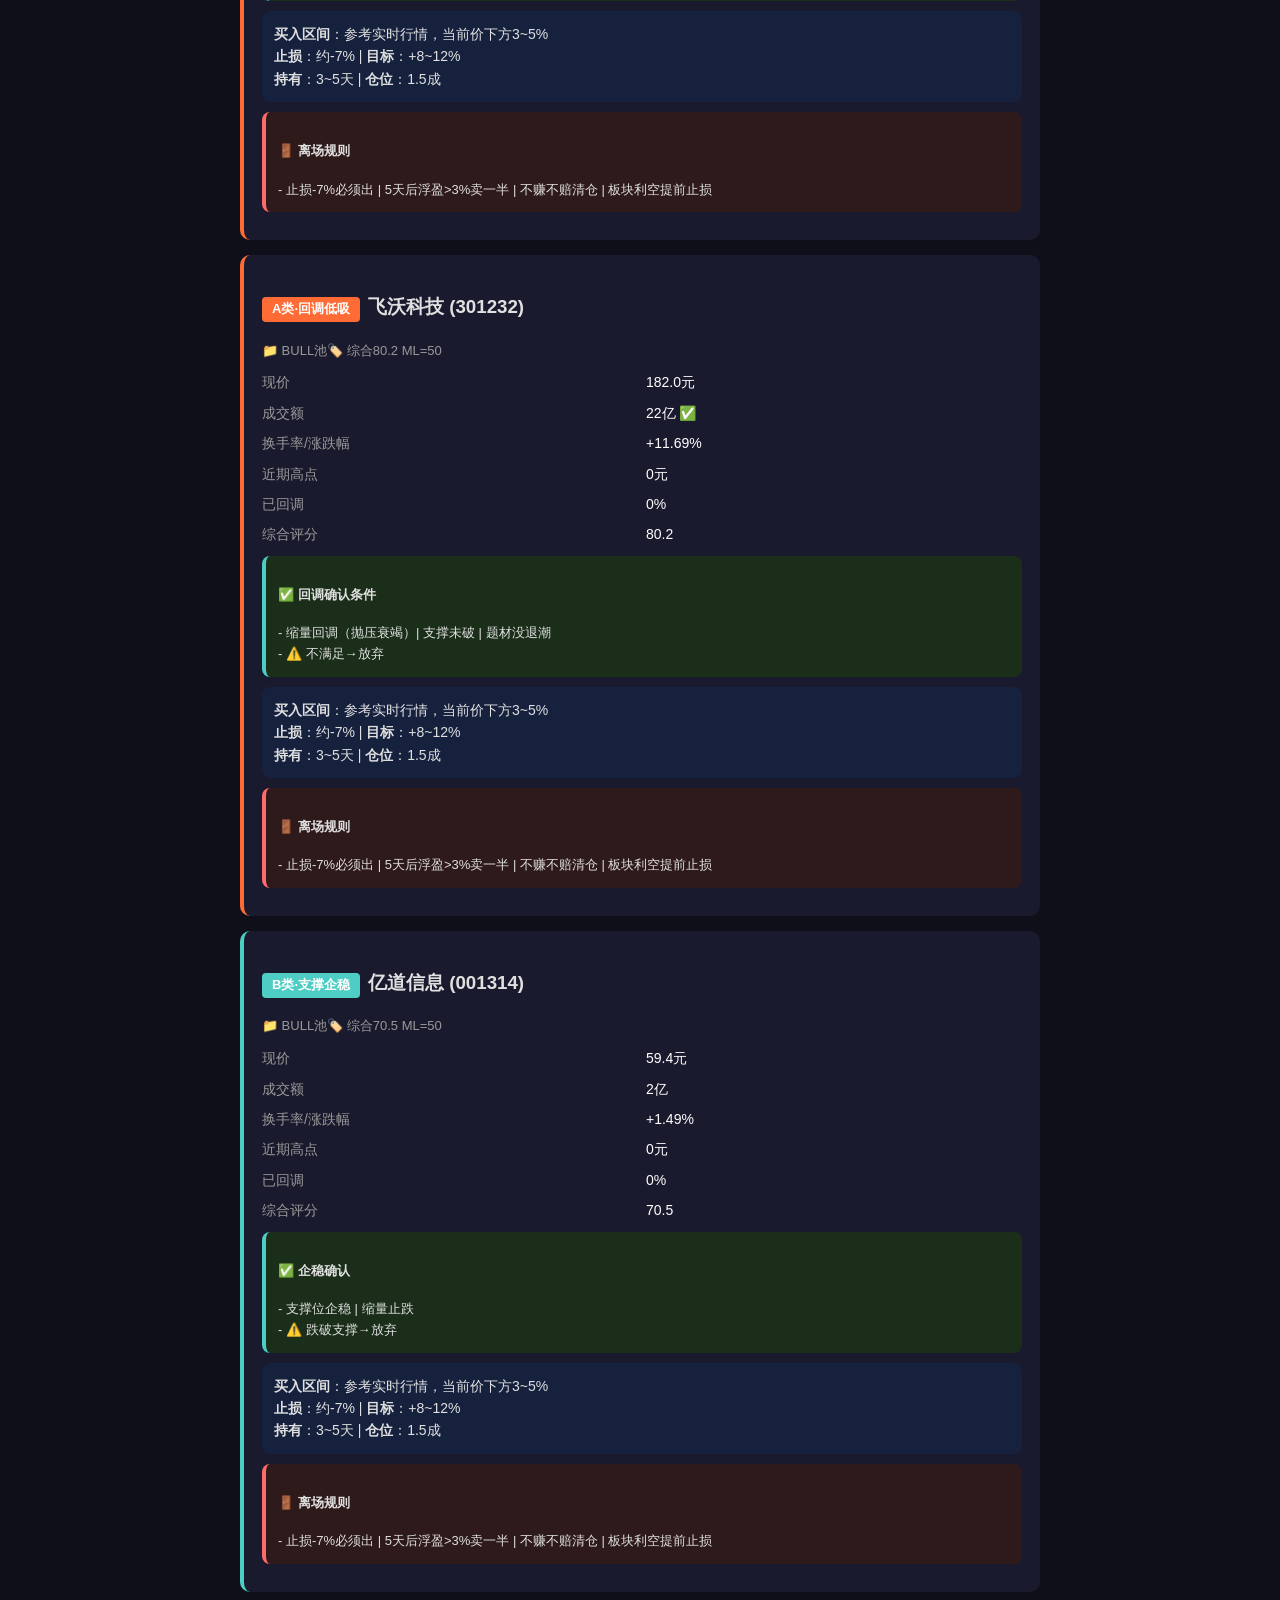
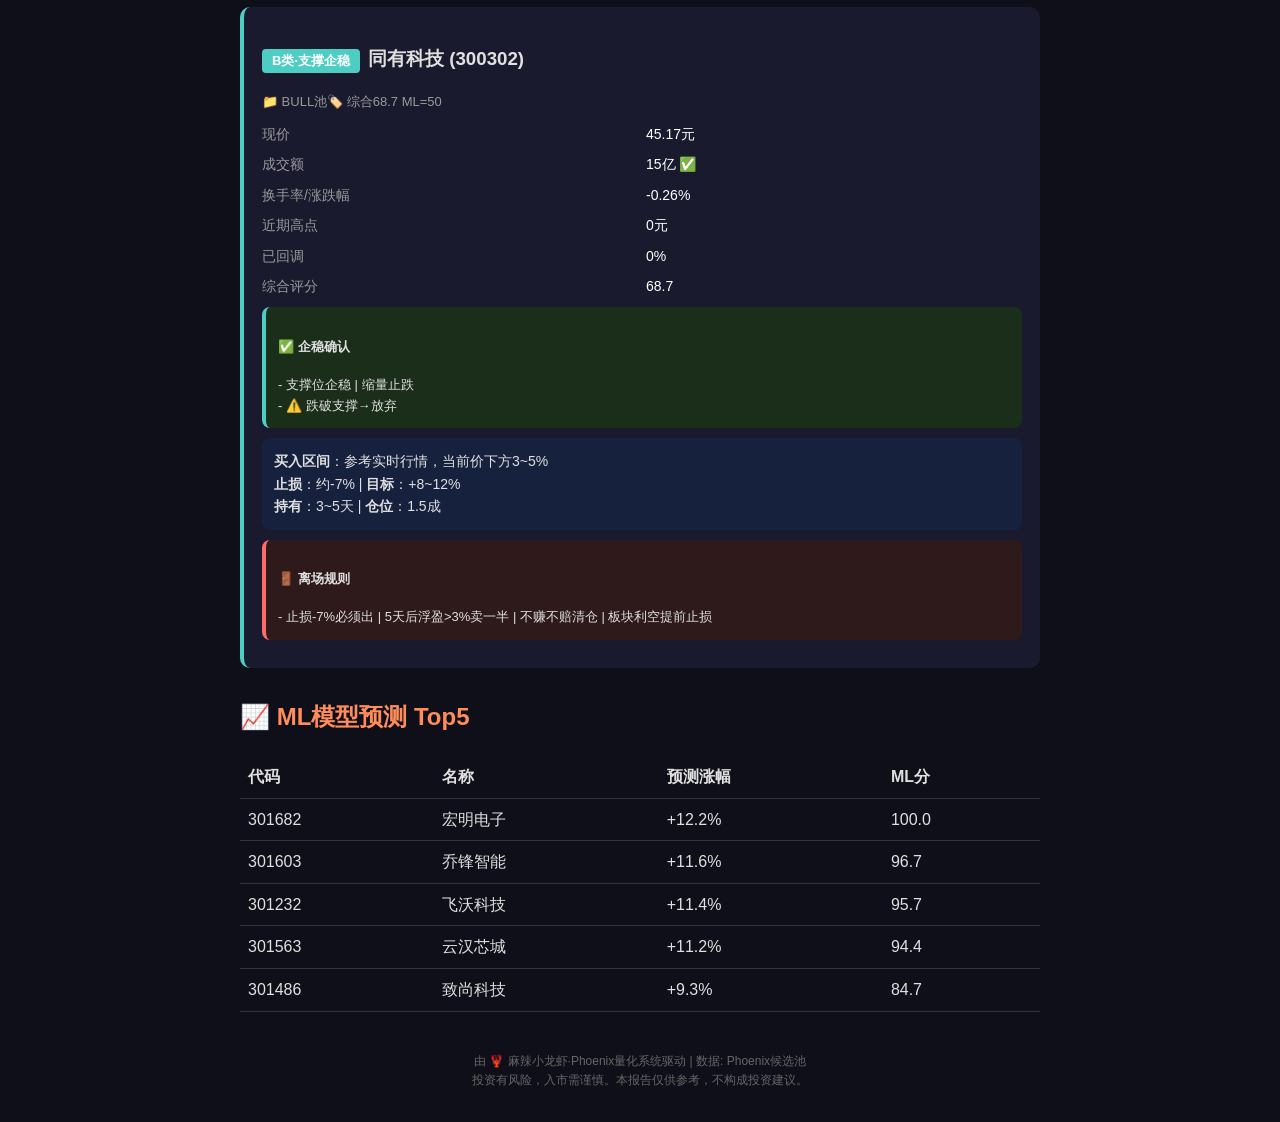
<file: weekly_report_20260705.html>
<!DOCTYPE html><html lang="zh-CN"><head>
<meta charset="UTF-8"><meta name="viewport" content="width=device-width, initial-scale=1.0">
<title>🦞 每周荐股报告 - 2026-07-05</title>
<style>
body{font-family:-apple-system,sans-serif;max-width:800px;margin:0 auto;padding:20px;background:#0f0f1a;color:#e0e0e0;line-height:1.6}
h1{color:#ff6b35;border-bottom:2px solid #ff6b35;padding-bottom:10px}
h2{color:#ff8c5a;margin-top:30px}
.badge{display:inline-block;padding:2px 10px;border-radius:4px;font-size:13px;font-weight:700;margin-right:8px}
.badge-a{background:#ff6b35;color:#fff}
.badge-b{background:#4ecdc4;color:#fff}
.stock-card{background:#1a1a2e;border-radius:10px;padding:18px;margin:15px 0;border-left:4px solid #ff6b35}
.stock-card.b-class{border-left-color:#4ecdc4}
.meta{font-size:13px;color:#999;margin:5px 0}
.data-grid{display:grid;grid-template-columns:1fr 1fr;gap:8px;margin:10px 0;font-size:14px;color:#fff}
.data-grid .label{color:#999}
.plan{background:#16213e;border-radius:8px;padding:12px;margin:10px 0;font-size:14px}
.confirm-box{background:#1a2e1a;border-left:4px solid #4ecdc4;border-radius:8px;padding:12px;margin:10px 0;font-size:13px}
.exit-box{background:#2e1a1a;border-left:4px solid #ff6b6b;border-radius:8px;padding:12px;margin:10px 0;font-size:13px}
.summary{background:#1a1a2e;border-radius:10px;padding:15px;margin:15px 0}
.footer{text-align:center;color:#666;font-size:12px;margin-top:40px}
table{width:100%;border-collapse:collapse;margin:10px 0}
td,th{padding:8px;text-align:left;border-bottom:1px solid #333}
</style></head><body>
<h1>🦞 每周荐股报告 (v2.0 自动化)</h1>
<p style="color:#999">2026-07-05 | 凤凰系统自动生成</p>
<div class="summary">
<h3>📊 大盘环境</h3>
<p><b>市场状态：BEAR (47.0分)</b></p>
<p>（周日20:00更新）美股存储概念全线重挫，AI算力资本开支逻辑未变。陆家嘴论坛强调金融资源倾斜硬科技。半年末基金调仓加速，高低切换明显。</p>
<p style="color:#ff8c5a;font-weight:700">总仓位：2~3成 | 单股≤1.5成 | 防守为主</p>
</div>
<h2>📍 本周推荐组合（A类+B类共5只）</h2>

<div class="stock-card">
<h3><span class="badge badge-a">A类·回调低吸</span>艾迪精密 (603638)</h3>
<div class="meta"><span>📁 BULL池</span><span>🏷️ 综合83.0 ML=50</span></div>
<div class="data-grid">
<span class="label">现价</span><span class="value">27.9元</span>
<span class="label">成交额</span><span class="value">15亿 ✅</span>
<span class="label">换手率/涨跌幅</span><span class="value">+7.85%</span>
<span class="label">近期高点</span><span class="value">0元</span>
<span class="label">已回调</span><span class="value">0%</span>
<span class="label">综合评分</span><span class="value">83.0</span>
</div>
<div class="confirm-box"><h4>✅ 回调确认条件</h4>- 缩量回调（抛压衰竭）| 支撑未破 | 题材没退潮<br>- ⚠️ 不满足→放弃</div>
<div class="plan">
<div class="plan-item"><b>买入区间</b>：参考实时行情，当前价下方3~5%</div>
<div class="plan-item"><b>止损</b>：约-7% | <b>目标</b>：+8~12%</div>
<div class="plan-item"><b>持有</b>：3~5天 | <b>仓位</b>：1.5成</div>
</div>
<div class="exit-box"><h4>🚪 离场规则</h4>- 止损-7%必须出 | 5天后浮盈>3%卖一半 | 不赚不赔清仓 | 板块利空提前止损</div>
</div>
<div class="stock-card">
<h3><span class="badge badge-a">A类·回调低吸</span>华微电子 (600360)</h3>
<div class="meta"><span>📁 BULL池</span><span>🏷️ 综合81.1 ML=50</span></div>
<div class="data-grid">
<span class="label">现价</span><span class="value">14.96元</span>
<span class="label">成交额</span><span class="value">27亿 ✅</span>
<span class="label">换手率/涨跌幅</span><span class="value">+6.10%</span>
<span class="label">近期高点</span><span class="value">0元</span>
<span class="label">已回调</span><span class="value">0%</span>
<span class="label">综合评分</span><span class="value">81.1</span>
</div>
<div class="confirm-box"><h4>✅ 回调确认条件</h4>- 缩量回调（抛压衰竭）| 支撑未破 | 题材没退潮<br>- ⚠️ 不满足→放弃</div>
<div class="plan">
<div class="plan-item"><b>买入区间</b>：参考实时行情，当前价下方3~5%</div>
<div class="plan-item"><b>止损</b>：约-7% | <b>目标</b>：+8~12%</div>
<div class="plan-item"><b>持有</b>：3~5天 | <b>仓位</b>：1.5成</div>
</div>
<div class="exit-box"><h4>🚪 离场规则</h4>- 止损-7%必须出 | 5天后浮盈>3%卖一半 | 不赚不赔清仓 | 板块利空提前止损</div>
</div>
<div class="stock-card">
<h3><span class="badge badge-a">A类·回调低吸</span>飞沃科技 (301232)</h3>
<div class="meta"><span>📁 BULL池</span><span>🏷️ 综合80.2 ML=50</span></div>
<div class="data-grid">
<span class="label">现价</span><span class="value">182.0元</span>
<span class="label">成交额</span><span class="value">22亿 ✅</span>
<span class="label">换手率/涨跌幅</span><span class="value">+11.69%</span>
<span class="label">近期高点</span><span class="value">0元</span>
<span class="label">已回调</span><span class="value">0%</span>
<span class="label">综合评分</span><span class="value">80.2</span>
</div>
<div class="confirm-box"><h4>✅ 回调确认条件</h4>- 缩量回调（抛压衰竭）| 支撑未破 | 题材没退潮<br>- ⚠️ 不满足→放弃</div>
<div class="plan">
<div class="plan-item"><b>买入区间</b>：参考实时行情，当前价下方3~5%</div>
<div class="plan-item"><b>止损</b>：约-7% | <b>目标</b>：+8~12%</div>
<div class="plan-item"><b>持有</b>：3~5天 | <b>仓位</b>：1.5成</div>
</div>
<div class="exit-box"><h4>🚪 离场规则</h4>- 止损-7%必须出 | 5天后浮盈>3%卖一半 | 不赚不赔清仓 | 板块利空提前止损</div>
</div>
<div class="stock-card b-class">
<h3><span class="badge badge-b">B类·支撑企稳</span>亿道信息 (001314)</h3>
<div class="meta"><span>📁 BULL池</span><span>🏷️ 综合70.5 ML=50</span></div>
<div class="data-grid">
<span class="label">现价</span><span class="value">59.4元</span>
<span class="label">成交额</span><span class="value">2亿</span>
<span class="label">换手率/涨跌幅</span><span class="value">+1.49%</span>
<span class="label">近期高点</span><span class="value">0元</span>
<span class="label">已回调</span><span class="value">0%</span>
<span class="label">综合评分</span><span class="value">70.5</span>
</div>
<div class="confirm-box"><h4>✅ 企稳确认</h4>- 支撑位企稳 | 缩量止跌<br>- ⚠️ 跌破支撑→放弃</div>
<div class="plan">
<div class="plan-item"><b>买入区间</b>：参考实时行情，当前价下方3~5%</div>
<div class="plan-item"><b>止损</b>：约-7% | <b>目标</b>：+8~12%</div>
<div class="plan-item"><b>持有</b>：3~5天 | <b>仓位</b>：1.5成</div>
</div>
<div class="exit-box"><h4>🚪 离场规则</h4>- 止损-7%必须出 | 5天后浮盈>3%卖一半 | 不赚不赔清仓 | 板块利空提前止损</div>
</div>
<div class="stock-card b-class">
<h3><span class="badge badge-b">B类·支撑企稳</span>同有科技 (300302)</h3>
<div class="meta"><span>📁 BULL池</span><span>🏷️ 综合68.7 ML=50</span></div>
<div class="data-grid">
<span class="label">现价</span><span class="value">45.17元</span>
<span class="label">成交额</span><span class="value">15亿 ✅</span>
<span class="label">换手率/涨跌幅</span><span class="value">-0.26%</span>
<span class="label">近期高点</span><span class="value">0元</span>
<span class="label">已回调</span><span class="value">0%</span>
<span class="label">综合评分</span><span class="value">68.7</span>
</div>
<div class="confirm-box"><h4>✅ 企稳确认</h4>- 支撑位企稳 | 缩量止跌<br>- ⚠️ 跌破支撑→放弃</div>
<div class="plan">
<div class="plan-item"><b>买入区间</b>：参考实时行情，当前价下方3~5%</div>
<div class="plan-item"><b>止损</b>：约-7% | <b>目标</b>：+8~12%</div>
<div class="plan-item"><b>持有</b>：3~5天 | <b>仓位</b>：1.5成</div>
</div>
<div class="exit-box"><h4>🚪 离场规则</h4>- 止损-7%必须出 | 5天后浮盈>3%卖一半 | 不赚不赔清仓 | 板块利空提前止损</div>
</div>
<h2>📈 ML模型预测 Top5</h2>
<table><tr><th>代码</th><th>名称</th><th>预测涨幅</th><th>ML分</th></tr><tr><td>301682</td><td>宏明电子</td><td>+12.2%</td><td>100.0</td></tr><tr><td>301603</td><td>乔锋智能</td><td>+11.6%</td><td>96.7</td></tr><tr><td>301232</td><td>飞沃科技</td><td>+11.4%</td><td>95.7</td></tr><tr><td>301563</td><td>云汉芯城</td><td>+11.2%</td><td>94.4</td></tr><tr><td>301486</td><td>致尚科技</td><td>+9.3%</td><td>84.7</td></tr></table>
<p class="footer">由 🦞 麻辣小龙虾·Phoenix量化系统驱动 | 数据: Phoenix候选池<br>投资有风险，入市需谨慎。本报告仅供参考，不构成投资建议。</p>
</body></html>
</file>
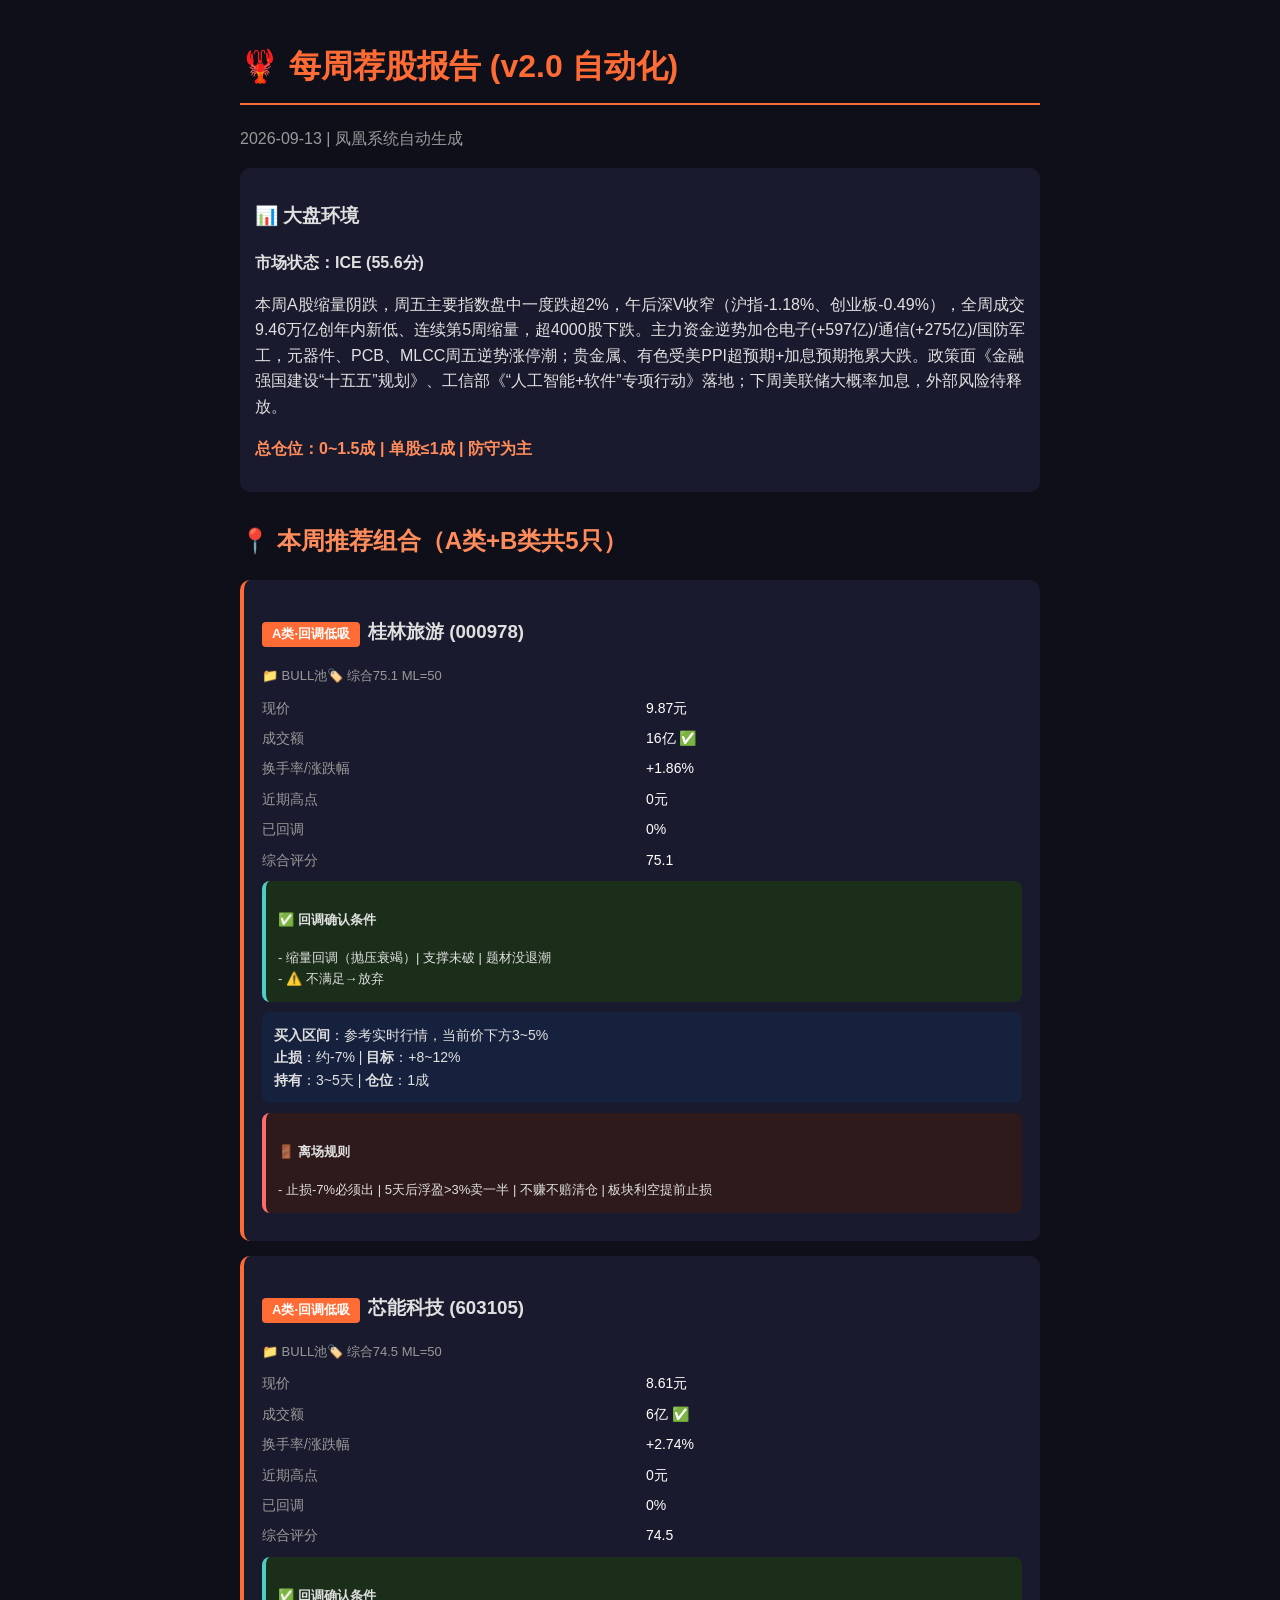
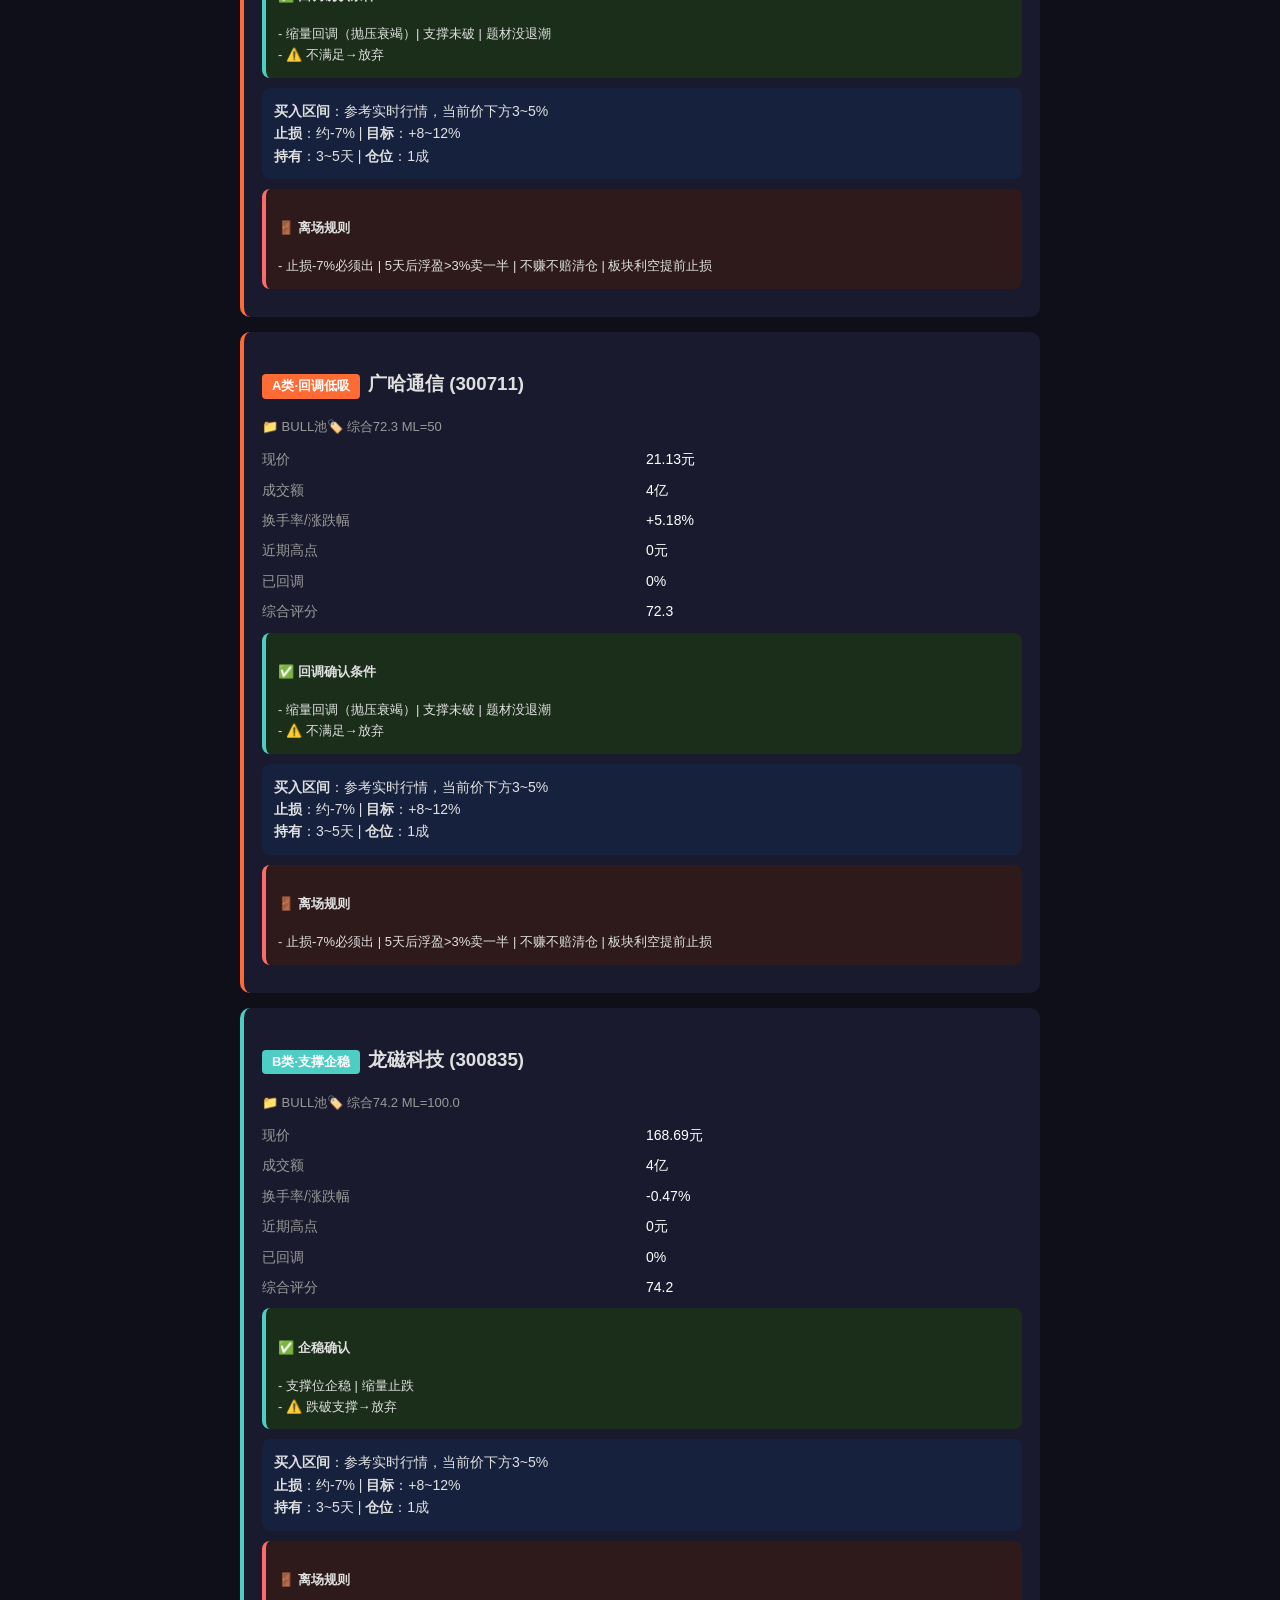
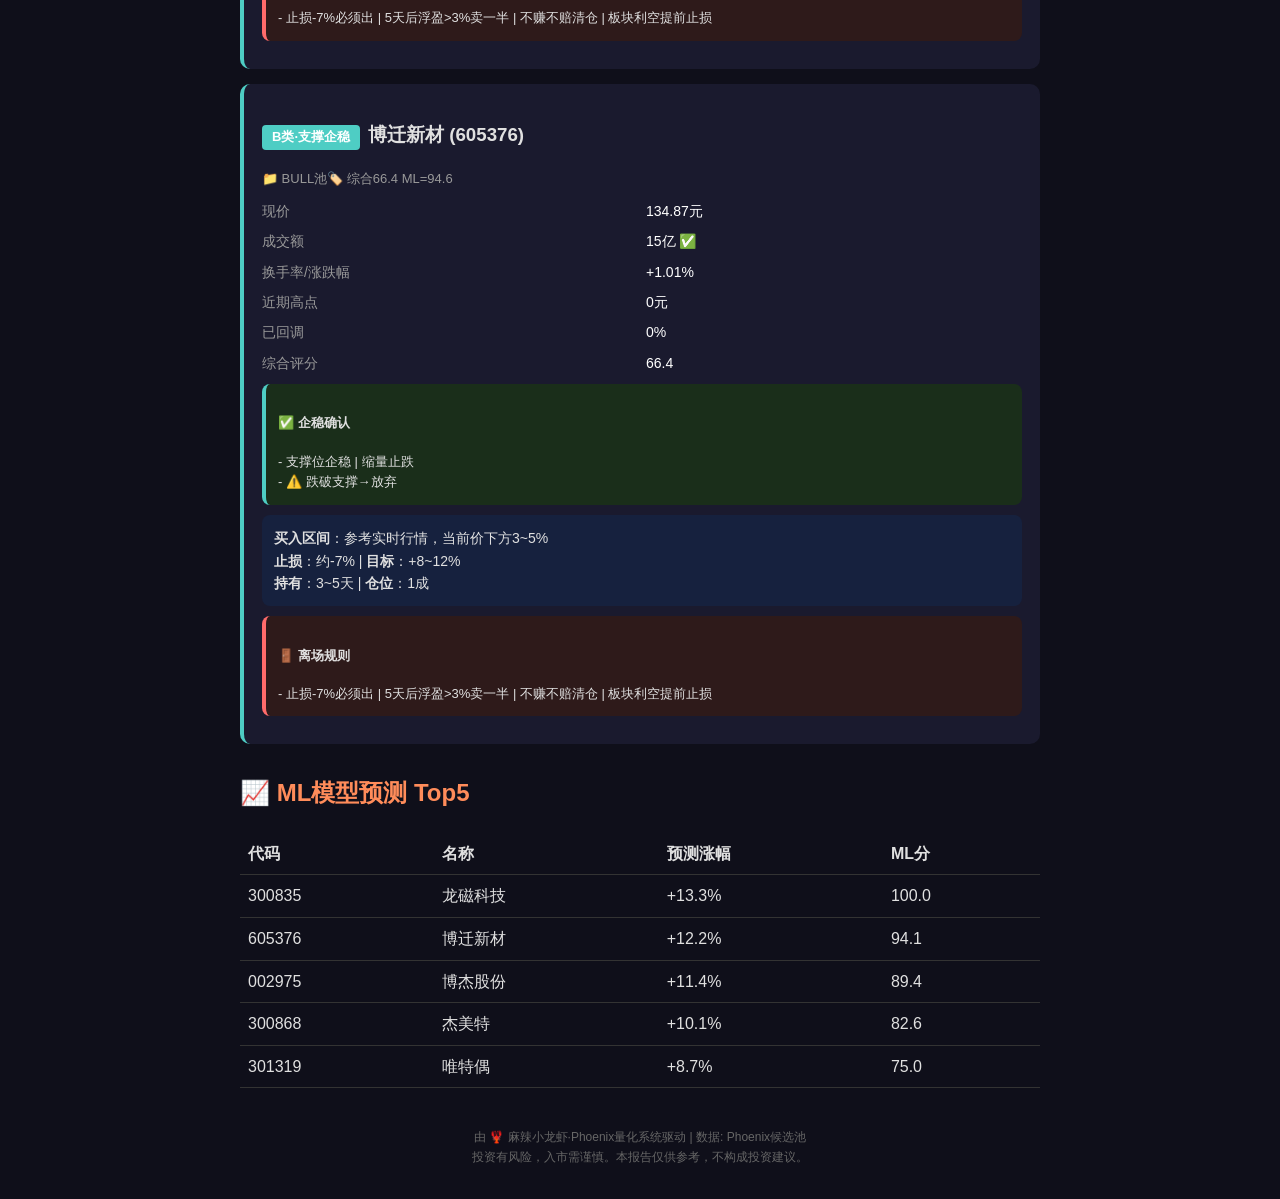
<file: weekly_report_20260913.html>
<!DOCTYPE html><html lang="zh-CN"><head>
<meta charset="UTF-8"><meta name="viewport" content="width=device-width, initial-scale=1.0">
<title>🦞 每周荐股报告 - 2026-09-13</title>
<style>
body{font-family:-apple-system,sans-serif;max-width:800px;margin:0 auto;padding:20px;background:#0f0f1a;color:#e0e0e0;line-height:1.6}
h1{color:#ff6b35;border-bottom:2px solid #ff6b35;padding-bottom:10px}
h2{color:#ff8c5a;margin-top:30px}
.badge{display:inline-block;padding:2px 10px;border-radius:4px;font-size:13px;font-weight:700;margin-right:8px}
.badge-a{background:#ff6b35;color:#fff}
.badge-b{background:#4ecdc4;color:#fff}
.stock-card{background:#1a1a2e;border-radius:10px;padding:18px;margin:15px 0;border-left:4px solid #ff6b35}
.stock-card.b-class{border-left-color:#4ecdc4}
.meta{font-size:13px;color:#999;margin:5px 0}
.data-grid{display:grid;grid-template-columns:1fr 1fr;gap:8px;margin:10px 0;font-size:14px;color:#fff}
.data-grid .label{color:#999}
.plan{background:#16213e;border-radius:8px;padding:12px;margin:10px 0;font-size:14px}
.confirm-box{background:#1a2e1a;border-left:4px solid #4ecdc4;border-radius:8px;padding:12px;margin:10px 0;font-size:13px}
.exit-box{background:#2e1a1a;border-left:4px solid #ff6b6b;border-radius:8px;padding:12px;margin:10px 0;font-size:13px}
.summary{background:#1a1a2e;border-radius:10px;padding:15px;margin:15px 0}
.footer{text-align:center;color:#666;font-size:12px;margin-top:40px}
table{width:100%;border-collapse:collapse;margin:10px 0}
td,th{padding:8px;text-align:left;border-bottom:1px solid #333}
</style></head><body>
<h1>🦞 每周荐股报告 (v2.0 自动化)</h1>
<p style="color:#999">2026-09-13 | 凤凰系统自动生成</p>
<div class="summary">
<h3>📊 大盘环境</h3>
<p><b>市场状态：ICE (55.6分)</b></p>
<p>本周A股缩量阴跌，周五主要指数盘中一度跌超2%，午后深V收窄（沪指-1.18%、创业板-0.49%），全周成交9.46万亿创年内新低、连续第5周缩量，超4000股下跌。主力资金逆势加仓电子(+597亿)/通信(+275亿)/国防军工，元器件、PCB、MLCC周五逆势涨停潮；贵金属、有色受美PPI超预期+加息预期拖累大跌。政策面《金融强国建设“十五五”规划》、工信部《“人工智能+软件”专项行动》落地；下周美联储大概率加息，外部风险待释放。</p>
<p style="color:#ff8c5a;font-weight:700">总仓位：0~1.5成 | 单股≤1成 | 防守为主</p>
</div>
<h2>📍 本周推荐组合（A类+B类共5只）</h2>

<div class="stock-card">
<h3><span class="badge badge-a">A类·回调低吸</span>桂林旅游 (000978)</h3>
<div class="meta"><span>📁 BULL池</span><span>🏷️ 综合75.1 ML=50</span></div>
<div class="data-grid">
<span class="label">现价</span><span class="value">9.87元</span>
<span class="label">成交额</span><span class="value">16亿 ✅</span>
<span class="label">换手率/涨跌幅</span><span class="value">+1.86%</span>
<span class="label">近期高点</span><span class="value">0元</span>
<span class="label">已回调</span><span class="value">0%</span>
<span class="label">综合评分</span><span class="value">75.1</span>
</div>
<div class="confirm-box"><h4>✅ 回调确认条件</h4>- 缩量回调（抛压衰竭）| 支撑未破 | 题材没退潮<br>- ⚠️ 不满足→放弃</div>
<div class="plan">
<div class="plan-item"><b>买入区间</b>：参考实时行情，当前价下方3~5%</div>
<div class="plan-item"><b>止损</b>：约-7% | <b>目标</b>：+8~12%</div>
<div class="plan-item"><b>持有</b>：3~5天 | <b>仓位</b>：1成</div>
</div>
<div class="exit-box"><h4>🚪 离场规则</h4>- 止损-7%必须出 | 5天后浮盈>3%卖一半 | 不赚不赔清仓 | 板块利空提前止损</div>
</div>
<div class="stock-card">
<h3><span class="badge badge-a">A类·回调低吸</span>芯能科技 (603105)</h3>
<div class="meta"><span>📁 BULL池</span><span>🏷️ 综合74.5 ML=50</span></div>
<div class="data-grid">
<span class="label">现价</span><span class="value">8.61元</span>
<span class="label">成交额</span><span class="value">6亿 ✅</span>
<span class="label">换手率/涨跌幅</span><span class="value">+2.74%</span>
<span class="label">近期高点</span><span class="value">0元</span>
<span class="label">已回调</span><span class="value">0%</span>
<span class="label">综合评分</span><span class="value">74.5</span>
</div>
<div class="confirm-box"><h4>✅ 回调确认条件</h4>- 缩量回调（抛压衰竭）| 支撑未破 | 题材没退潮<br>- ⚠️ 不满足→放弃</div>
<div class="plan">
<div class="plan-item"><b>买入区间</b>：参考实时行情，当前价下方3~5%</div>
<div class="plan-item"><b>止损</b>：约-7% | <b>目标</b>：+8~12%</div>
<div class="plan-item"><b>持有</b>：3~5天 | <b>仓位</b>：1成</div>
</div>
<div class="exit-box"><h4>🚪 离场规则</h4>- 止损-7%必须出 | 5天后浮盈>3%卖一半 | 不赚不赔清仓 | 板块利空提前止损</div>
</div>
<div class="stock-card">
<h3><span class="badge badge-a">A类·回调低吸</span>广哈通信 (300711)</h3>
<div class="meta"><span>📁 BULL池</span><span>🏷️ 综合72.3 ML=50</span></div>
<div class="data-grid">
<span class="label">现价</span><span class="value">21.13元</span>
<span class="label">成交额</span><span class="value">4亿</span>
<span class="label">换手率/涨跌幅</span><span class="value">+5.18%</span>
<span class="label">近期高点</span><span class="value">0元</span>
<span class="label">已回调</span><span class="value">0%</span>
<span class="label">综合评分</span><span class="value">72.3</span>
</div>
<div class="confirm-box"><h4>✅ 回调确认条件</h4>- 缩量回调（抛压衰竭）| 支撑未破 | 题材没退潮<br>- ⚠️ 不满足→放弃</div>
<div class="plan">
<div class="plan-item"><b>买入区间</b>：参考实时行情，当前价下方3~5%</div>
<div class="plan-item"><b>止损</b>：约-7% | <b>目标</b>：+8~12%</div>
<div class="plan-item"><b>持有</b>：3~5天 | <b>仓位</b>：1成</div>
</div>
<div class="exit-box"><h4>🚪 离场规则</h4>- 止损-7%必须出 | 5天后浮盈>3%卖一半 | 不赚不赔清仓 | 板块利空提前止损</div>
</div>
<div class="stock-card b-class">
<h3><span class="badge badge-b">B类·支撑企稳</span>龙磁科技 (300835)</h3>
<div class="meta"><span>📁 BULL池</span><span>🏷️ 综合74.2 ML=100.0</span></div>
<div class="data-grid">
<span class="label">现价</span><span class="value">168.69元</span>
<span class="label">成交额</span><span class="value">4亿</span>
<span class="label">换手率/涨跌幅</span><span class="value">-0.47%</span>
<span class="label">近期高点</span><span class="value">0元</span>
<span class="label">已回调</span><span class="value">0%</span>
<span class="label">综合评分</span><span class="value">74.2</span>
</div>
<div class="confirm-box"><h4>✅ 企稳确认</h4>- 支撑位企稳 | 缩量止跌<br>- ⚠️ 跌破支撑→放弃</div>
<div class="plan">
<div class="plan-item"><b>买入区间</b>：参考实时行情，当前价下方3~5%</div>
<div class="plan-item"><b>止损</b>：约-7% | <b>目标</b>：+8~12%</div>
<div class="plan-item"><b>持有</b>：3~5天 | <b>仓位</b>：1成</div>
</div>
<div class="exit-box"><h4>🚪 离场规则</h4>- 止损-7%必须出 | 5天后浮盈>3%卖一半 | 不赚不赔清仓 | 板块利空提前止损</div>
</div>
<div class="stock-card b-class">
<h3><span class="badge badge-b">B类·支撑企稳</span>博迁新材 (605376)</h3>
<div class="meta"><span>📁 BULL池</span><span>🏷️ 综合66.4 ML=94.6</span></div>
<div class="data-grid">
<span class="label">现价</span><span class="value">134.87元</span>
<span class="label">成交额</span><span class="value">15亿 ✅</span>
<span class="label">换手率/涨跌幅</span><span class="value">+1.01%</span>
<span class="label">近期高点</span><span class="value">0元</span>
<span class="label">已回调</span><span class="value">0%</span>
<span class="label">综合评分</span><span class="value">66.4</span>
</div>
<div class="confirm-box"><h4>✅ 企稳确认</h4>- 支撑位企稳 | 缩量止跌<br>- ⚠️ 跌破支撑→放弃</div>
<div class="plan">
<div class="plan-item"><b>买入区间</b>：参考实时行情，当前价下方3~5%</div>
<div class="plan-item"><b>止损</b>：约-7% | <b>目标</b>：+8~12%</div>
<div class="plan-item"><b>持有</b>：3~5天 | <b>仓位</b>：1成</div>
</div>
<div class="exit-box"><h4>🚪 离场规则</h4>- 止损-7%必须出 | 5天后浮盈>3%卖一半 | 不赚不赔清仓 | 板块利空提前止损</div>
</div>
<h2>📈 ML模型预测 Top5</h2>
<table><tr><th>代码</th><th>名称</th><th>预测涨幅</th><th>ML分</th></tr><tr><td>300835</td><td>龙磁科技</td><td>+13.3%</td><td>100.0</td></tr><tr><td>605376</td><td>博迁新材</td><td>+12.2%</td><td>94.1</td></tr><tr><td>002975</td><td>博杰股份</td><td>+11.4%</td><td>89.4</td></tr><tr><td>300868</td><td>杰美特</td><td>+10.1%</td><td>82.6</td></tr><tr><td>301319</td><td>唯特偶</td><td>+8.7%</td><td>75.0</td></tr></table>
<p class="footer">由 🦞 麻辣小龙虾·Phoenix量化系统驱动 | 数据: Phoenix候选池<br>投资有风险，入市需谨慎。本报告仅供参考，不构成投资建议。</p>
</body></html>
</file>
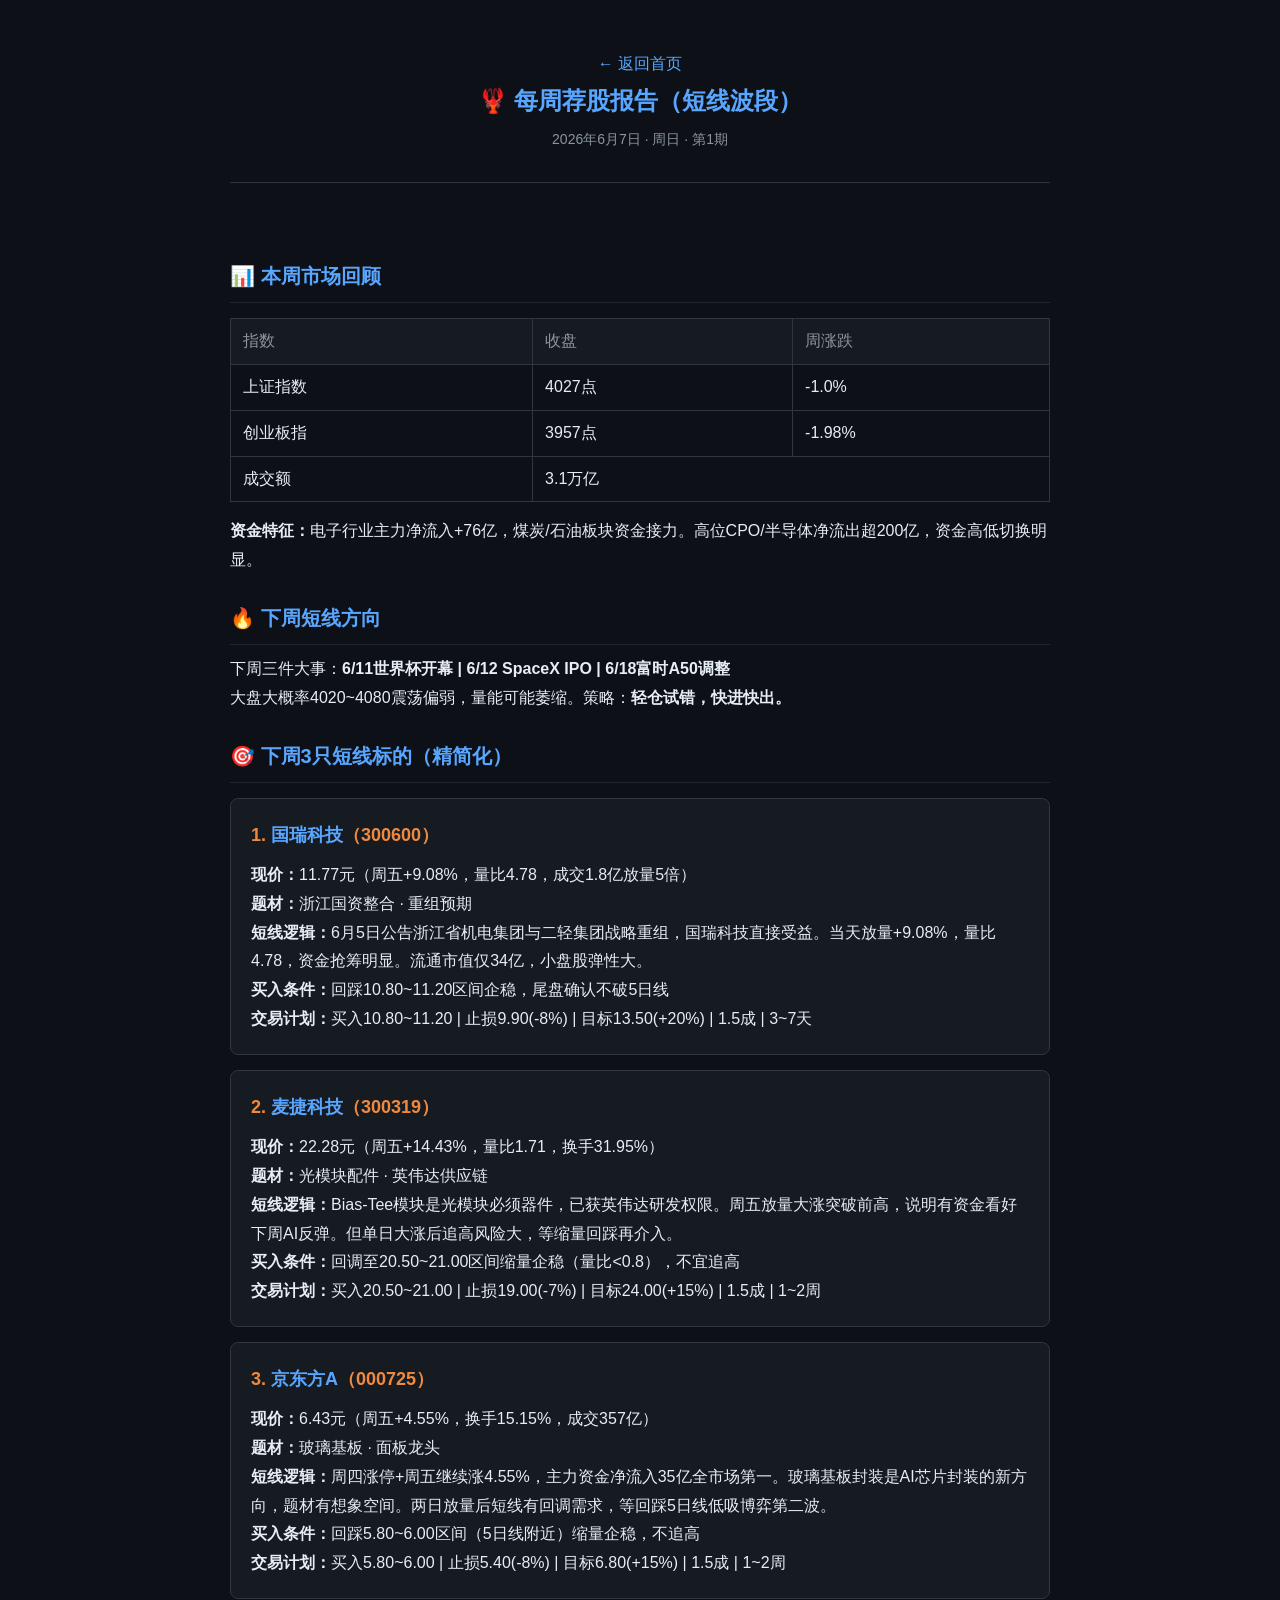
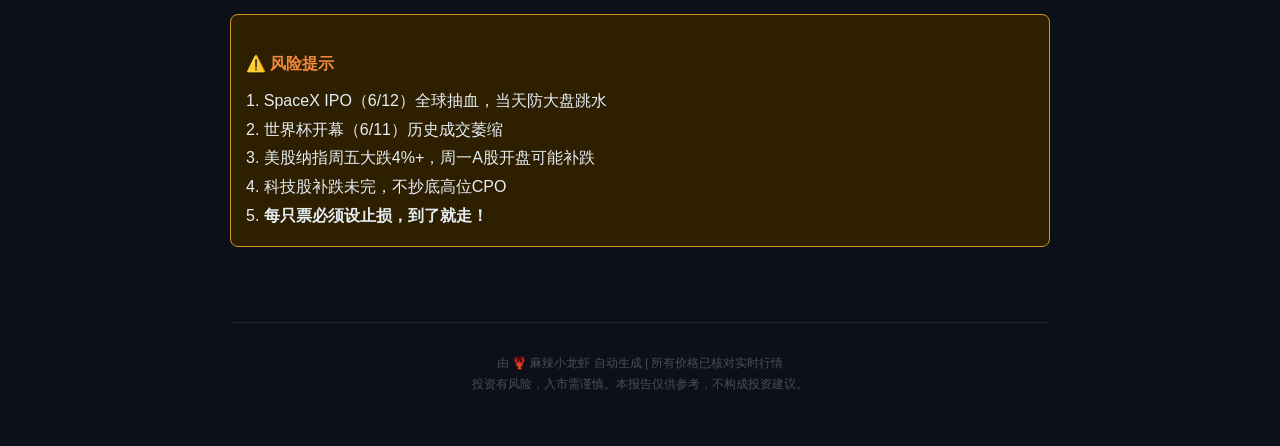
<file: reports/2026-06-07.html>
<!DOCTYPE html>
<html lang="zh-CN">
<head>
<meta charset="utf-8">
<meta name="viewport" content="width=device-width, initial-scale=1">
<title>🦞 每周荐股报告 | 2026-06-07</title>
<link rel="stylesheet" href="/assets/style.css">
</head>
<body>
<div class="header">
  <a href="/" style="color:#58a6ff;text-decoration:none;">← 返回首页</a>
  <h1>🦞 每周荐股报告（短线波段）</h1>
  <div class="subtitle">2026年6月7日 · 周日 · 第1期</div>
</div>
<div class="report-content">

<h2>📊 本周市场回顾</h2>
<table>
<tr><th>指数</th><th>收盘</th><th>周涨跌</th></tr>
<tr><td>上证指数</td><td>4027点</td><td>-1.0%</td></tr>
<tr><td>创业板指</td><td>3957点</td><td>-1.98%</td></tr>
<tr><td>成交额</td><td colspan="2">3.1万亿</td></tr>
</table>
<p><b>资金特征：</b>电子行业主力净流入+76亿，煤炭/石油板块资金接力。高位CPO/半导体净流出超200亿，资金高低切换明显。</p>

<h2>🔥 下周短线方向</h2>
<p>下周三件大事：<b>6/11世界杯开幕 | 6/12 SpaceX IPO | 6/18富时A50调整</b></p>
<p>大盘大概率4020~4080震荡偏弱，量能可能萎缩。策略：<b>轻仓试错，快进快出。</b></p>

<h2>🎯 下周3只短线标的（精简化）</h2>

<div class="stock-card">
<h4>1. <a href="https://stockpage.10jqka.com.cn/300600/" target="_blank" style="color:#58a6ff;text-decoration:none;">国瑞科技</a>（300600）</h4>
<p><b>现价：</b>11.77元（周五+9.08%，量比4.78，成交1.8亿放量5倍）</p>
<p><b>题材：</b>浙江国资整合 · 重组预期</p>
<p><b>短线逻辑：</b>6月5日公告浙江省机电集团与二轻集团战略重组，国瑞科技直接受益。当天放量+9.08%，量比4.78，资金抢筹明显。流通市值仅34亿，小盘股弹性大。</p>
<p><b>买入条件：</b>回踩10.80~11.20区间企稳，尾盘确认不破5日线</p>
<p><b>交易计划：</b>买入10.80~11.20 | 止损9.90(-8%) | 目标13.50(+20%) | 1.5成 | 3~7天</p>
</div>

<div class="stock-card">
<h4>2. <a href="https://stockpage.10jqka.com.cn/300319/" target="_blank" style="color:#58a6ff;text-decoration:none;">麦捷科技</a>（300319）</h4>
<p><b>现价：</b>22.28元（周五+14.43%，量比1.71，换手31.95%）</p>
<p><b>题材：</b>光模块配件 · 英伟达供应链</p>
<p><b>短线逻辑：</b>Bias-Tee模块是光模块必须器件，已获英伟达研发权限。周五放量大涨突破前高，说明有资金看好下周AI反弹。但单日大涨后追高风险大，等缩量回踩再介入。</p>
<p><b>买入条件：</b>回调至20.50~21.00区间缩量企稳（量比<0.8），不宜追高</p>
<p><b>交易计划：</b>买入20.50~21.00 | 止损19.00(-7%) | 目标24.00(+15%) | 1.5成 | 1~2周</p>
</div>

<div class="stock-card">
<h4>3. <a href="https://stockpage.10jqka.com.cn/000725/" target="_blank" style="color:#58a6ff;text-decoration:none;">京东方A</a>（000725）</h4>
<p><b>现价：</b>6.43元（周五+4.55%，换手15.15%，成交357亿）</p>
<p><b>题材：</b>玻璃基板 · 面板龙头</p>
<p><b>短线逻辑：</b>周四涨停+周五继续涨4.55%，主力资金净流入35亿全市场第一。玻璃基板封装是AI芯片封装的新方向，题材有想象空间。两日放量后短线有回调需求，等回踩5日线低吸博弈第二波。</p>
<p><b>买入条件：</b>回踩5.80~6.00区间（5日线附近）缩量企稳，不追高</p>
<p><b>交易计划：</b>买入5.80~6.00 | 止损5.40(-8%) | 目标6.80(+15%) | 1.5成 | 1~2周</p>
</div>

<div class="risk-box">
<h3>⚠️ 风险提示</h3>
<p>1. SpaceX IPO（6/12）全球抽血，当天防大盘跳水</p>
<p>2. 世界杯开幕（6/11）历史成交萎缩</p>
<p>3. 美股纳指周五大跌4%+，周一A股开盘可能补跌</p>
<p>4. 科技股补跌未完，不抄底高位CPO</p>
<p>5. <b>每只票必须设止损，到了就走！</b></p>
</div>

</div>
<div class="footer">
<p>由 🦞 麻辣小龙虾 自动生成 | 所有价格已核对实时行情</p>
<p>投资有风险，入市需谨慎。本报告仅供参考，不构成投资建议。</p>
</div>
</body>
</html>
</file>
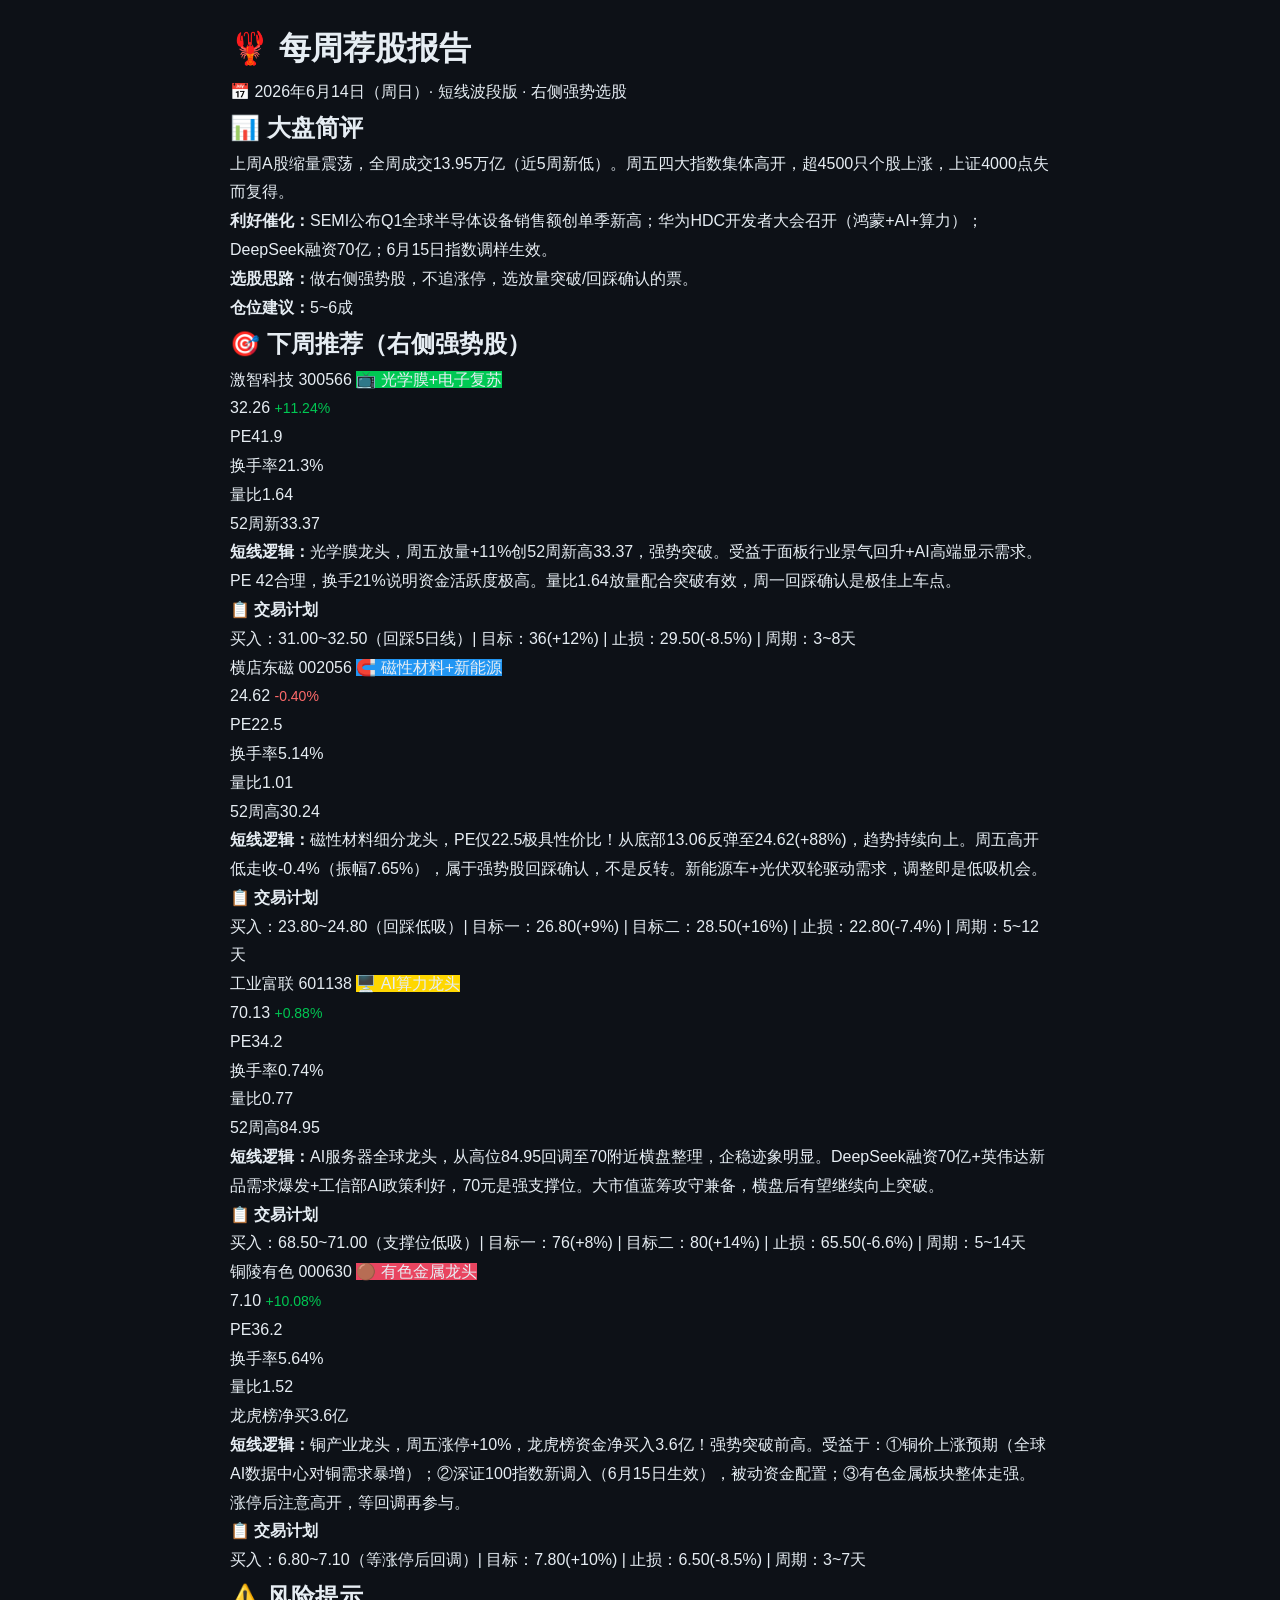
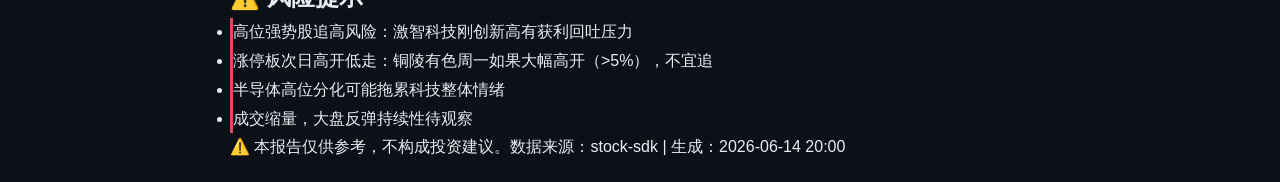
<file: reports/2026-06-14.html>
<!DOCTYPE html>
<html lang="zh-CN">
<head>
<meta charset="utf-8">
<meta name="viewport" content="width=device-width, initial-scale=1">
<title>🦞 每周荐股报告 | 2026-06-14</title>
<link rel="stylesheet" href="/assets/style.css">
</head>
<body>
<div class="report-container">

<div class="report-header">
  <h1>🦞 每周荐股报告</h1>
  <div class="meta">📅 2026年6月14日（周日）· 短线波段版 · 右侧强势选股</div>
</div>

<div class="section">
  <h2>📊 大盘简评</h2>
  <div class="card">
    <p>上周A股缩量震荡，全周成交13.95万亿（近5周新低）。周五四大指数集体高开，超4500只个股上涨，上证4000点失而复得。</p>
    <p><strong>利好催化：</strong>SEMI公布Q1全球半导体设备销售额创单季新高；华为HDC开发者大会召开（鸿蒙+AI+算力）；DeepSeek融资70亿；6月15日指数调样生效。</p>
    <p><strong>选股思路：</strong>做右侧强势股，不追涨停，选放量突破/回踩确认的票。</p>
    <p><strong>仓位建议：</strong>5~6成</p>
  </div>
</div>

<div class="section">
  <h2>🎯 下周推荐（右侧强势股）</h2>
  
  <div class="stock-card">
    <div class="stock-header">
      <div class="stock-info">
        <span class="stock-name">激智科技</span>
        <span class="stock-code">300566</span>
        <span class="theme" style="background:#00c853;">📺 光学膜+电子复苏</span>
      </div>
      <div class="stock-price-info">
        <div class="price">32.26 <span style="color:#00c853;font-size:14px;">+11.24%</span></div>
      </div>
    </div>
    <div class="details-grid">
      <div><span class="label">PE</span>41.9</div>
      <div><span class="label">换手率</span>21.3%</div>
      <div><span class="label">量比</span>1.64</div>
      <div><span class="label">52周新</span>33.37</div>
    </div>
    <p><strong>短线逻辑：</strong>光学膜龙头，周五放量+11%创52周新高33.37，强势突破。受益于面板行业景气回升+AI高端显示需求。PE 42合理，换手21%说明资金活跃度极高。量比1.64放量配合突破有效，周一回踩确认是极佳上车点。</p>
    <div class="plan">
      <strong>📋 交易计划</strong><br>
      买入：31.00~32.50（回踩5日线）| 目标：36(+12%) | 止损：29.50(-8.5%) | 周期：3~8天
    </div>
  </div>

  <div class="stock-card">
    <div class="stock-header">
      <div class="stock-info">
        <span class="stock-name">横店东磁</span>
        <span class="stock-code">002056</span>
        <span class="theme" style="background:#2196F3;">🧲 磁性材料+新能源</span>
      </div>
      <div class="stock-price-info">
        <div class="price">24.62 <span style="color:#ff6b6b;font-size:14px;">-0.40%</span></div>
      </div>
    </div>
    <div class="details-grid">
      <div><span class="label">PE</span>22.5</div>
      <div><span class="label">换手率</span>5.14%</div>
      <div><span class="label">量比</span>1.01</div>
      <div><span class="label">52周高</span>30.24</div>
    </div>
    <p><strong>短线逻辑：</strong>磁性材料细分龙头，PE仅22.5极具性价比！从底部13.06反弹至24.62(+88%)，趋势持续向上。周五高开低走收-0.4%（振幅7.65%），属于强势股回踩确认，不是反转。新能源车+光伏双轮驱动需求，调整即是低吸机会。</p>
    <div class="plan">
      <strong>📋 交易计划</strong><br>
      买入：23.80~24.80（回踩低吸）| 目标一：26.80(+9%) | 目标二：28.50(+16%) | 止损：22.80(-7.4%) | 周期：5~12天
    </div>
  </div>

  <div class="stock-card">
    <div class="stock-header">
      <div class="stock-info">
        <span class="stock-name">工业富联</span>
        <span class="stock-code">601138</span>
        <span class="theme" style="background:#ffd700;">🖥️ AI算力龙头</span>
      </div>
      <div class="stock-price-info">
        <div class="price">70.13 <span style="color:#00c853;font-size:14px;">+0.88%</span></div>
      </div>
    </div>
    <div class="details-grid">
      <div><span class="label">PE</span>34.2</div>
      <div><span class="label">换手率</span>0.74%</div>
      <div><span class="label">量比</span>0.77</div>
      <div><span class="label">52周高</span>84.95</div>
    </div>
    <p><strong>短线逻辑：</strong>AI服务器全球龙头，从高位84.95回调至70附近横盘整理，企稳迹象明显。DeepSeek融资70亿+英伟达新品需求爆发+工信部AI政策利好，70元是强支撑位。大市值蓝筹攻守兼备，横盘后有望继续向上突破。</p>
    <div class="plan">
      <strong>📋 交易计划</strong><br>
      买入：68.50~71.00（支撑位低吸）| 目标一：76(+8%) | 目标二：80(+14%) | 止损：65.50(-6.6%) | 周期：5~14天
    </div>
  </div>

  <div class="stock-card">
    <div class="stock-header">
      <div class="stock-info">
        <span class="stock-name">铜陵有色</span>
        <span class="stock-code">000630</span>
        <span class="theme" style="background:#e94560;">🟤 有色金属龙头</span>
      </div>
      <div class="stock-price-info">
        <div class="price">7.10 <span style="color:#00c853;font-size:14px;">+10.08%</span></div>
      </div>
    </div>
    <div class="details-grid">
      <div><span class="label">PE</span>36.2</div>
      <div><span class="label">换手率</span>5.64%</div>
      <div><span class="label">量比</span>1.52</div>
      <div><span class="label">龙虎榜</span>净买3.6亿</div>
    </div>
    <p><strong>短线逻辑：</strong>铜产业龙头，周五涨停+10%，龙虎榜资金净买入3.6亿！强势突破前高。受益于：①铜价上涨预期（全球AI数据中心对铜需求暴增）；②深证100指数新调入（6月15日生效），被动资金配置；③有色金属板块整体走强。涨停后注意高开，等回调再参与。</p>
    <div class="plan">
      <strong>📋 交易计划</strong><br>
      买入：6.80~7.10（等涨停后回调）| 目标：7.80(+10%) | 止损：6.50(-8.5%) | 周期：3~7天
    </div>
  </div>
</div>

<div class="section">
  <h2>⚠️ 风险提示</h2>
  <div class="card" style="border-left:3px solid #e94560;">
    <ul>
      <li>高位强势股追高风险：激智科技刚创新高有获利回吐压力</li>
      <li>涨停板次日高开低走：铜陵有色周一如果大幅高开（>5%），不宜追</li>
      <li>半导体高位分化可能拖累科技整体情绪</li>
      <li>成交缩量，大盘反弹持续性待观察</li>
    </ul>
  </div>
</div>

<div class="footer-note">
  <p>⚠️ 本报告仅供参考，不构成投资建议。数据来源：stock-sdk | 生成：2026-06-14 20:00</p>
</div>

</div>
</body>
</html>
</file>
<file: assets/style.css>
* { margin:0; padding:0; box-sizing:border-box; }
body {
  font-family: -apple-system, "PingFang SC", "Microsoft YaHei", sans-serif;
  background: #0d1117;
  color: #e6edf3;
  line-height: 1.8;
  max-width: 860px;
  margin: 0 auto;
  padding: 20px;
}
.header {
  text-align: center;
  padding: 30px 0;
  border-bottom: 1px solid #30363d;
  margin-bottom: 30px;
}
.header h1 { font-size: 24px; color: #58a6ff; }
.header .subtitle { color: #8b949e; font-size: 14px; margin-top: 5px; }
.report-list { list-style: none; }
.report-list li {
  padding: 15px;
  margin: 8px 0;
  background: #161b22;
  border: 1px solid #30363d;
  border-radius: 8px;
  transition: all 0.2s;
}
.report-list li:hover { border-color: #58a6ff; background: #1c2128; }
.report-list a {
  color: #e6edf3;
  text-decoration: none;
  display: flex;
  justify-content: space-between;
  align-items: center;
}
.report-list .date { color: #58a6ff; font-weight: bold; }
.report-list .tag {
  font-size: 12px; color: #8b949e;
  background: #21262d; padding: 2px 8px; border-radius: 4px;
}
.report-content { padding: 20px 0; }
.report-content h2 { color: #58a6ff; font-size: 20px; margin: 25px 0 10px; padding-bottom: 8px; border-bottom: 1px solid #21262d; }
.report-content h3 { color: #f0883e; font-size: 16px; margin: 20px 0 8px; }
.report-content table { width: 100%; border-collapse: collapse; margin: 15px 0; }
.report-content th, .report-content td { padding: 8px 12px; border: 1px solid #30363d; text-align: left; }
.report-content th { background: #161b22; color: #8b949e; font-weight: normal; }
.report-content .stock-card { background: #161b22; border: 1px solid #30363d; border-radius: 8px; padding: 20px; margin: 15px 0; }
.report-content .stock-card h4 { color: #f0883e; font-size: 18px; margin-bottom: 10px; }
.report-content .stock-card .label { color: #8b949e; font-size: 12px; display: block; margin-top: 10px; }
.report-content .risk-box { background: #2d1f00; border: 1px solid #d29922; border-radius: 8px; padding: 15px; margin: 15px 0; }
.footer { text-align: center; color: #484f58; font-size: 12px; padding: 30px 0; border-top: 1px solid #21262d; margin-top: 40px; }

.search-box {
  margin-top: 20px;
  max-width: 400px;
  margin-left: auto;
  margin-right: auto;
}
.search-box input {
  width: 100%;
  padding: 10px 16px;
  border: 1px solid #30363d;
  border-radius: 8px;
  background: #161b22;
  color: #e6edf3;
  font-size: 14px;
  outline: none;
  transition: border-color 0.2s;
}
.search-box input:focus {
  border-color: #58a6ff;
}
.search-box input::placeholder {
  color: #484f58;
}
.no-result {
  text-align: center;
  padding: 40px;
  color: #8b949e;
  font-size: 14px;
}
</file>
